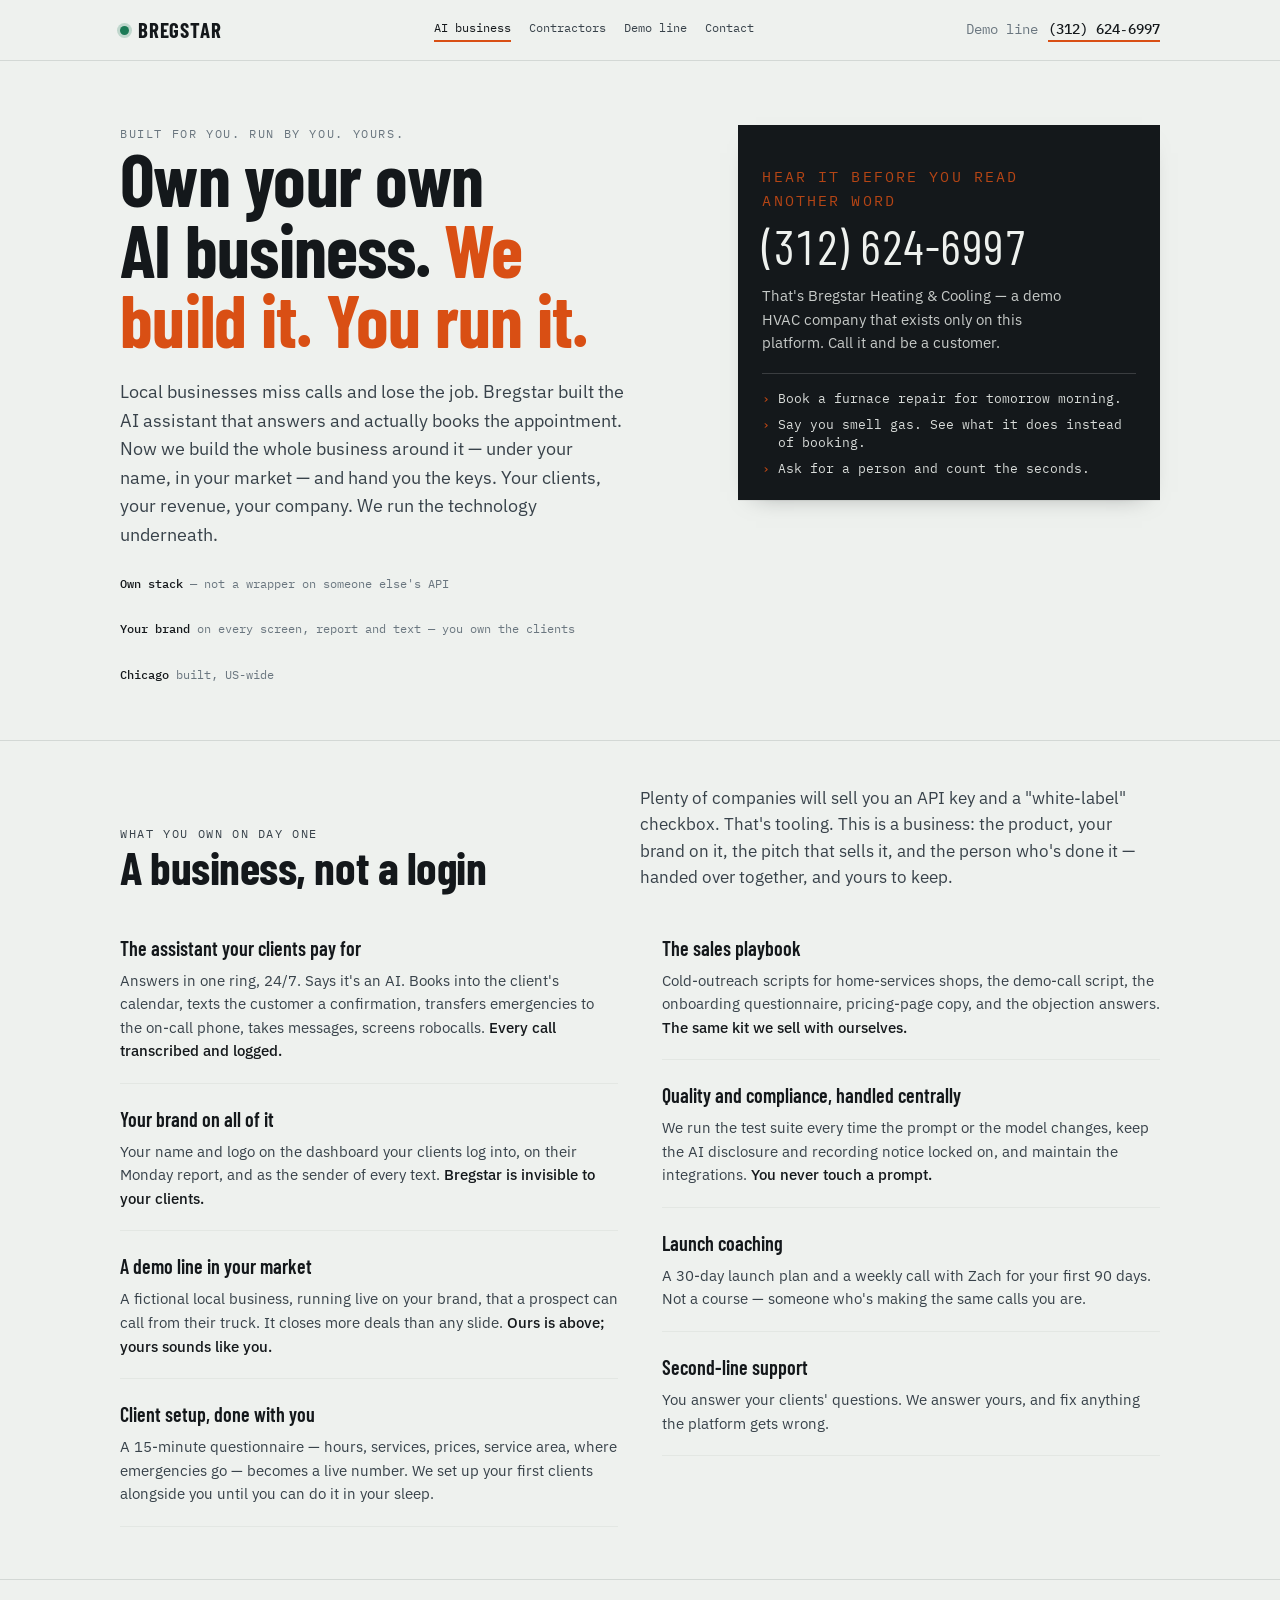
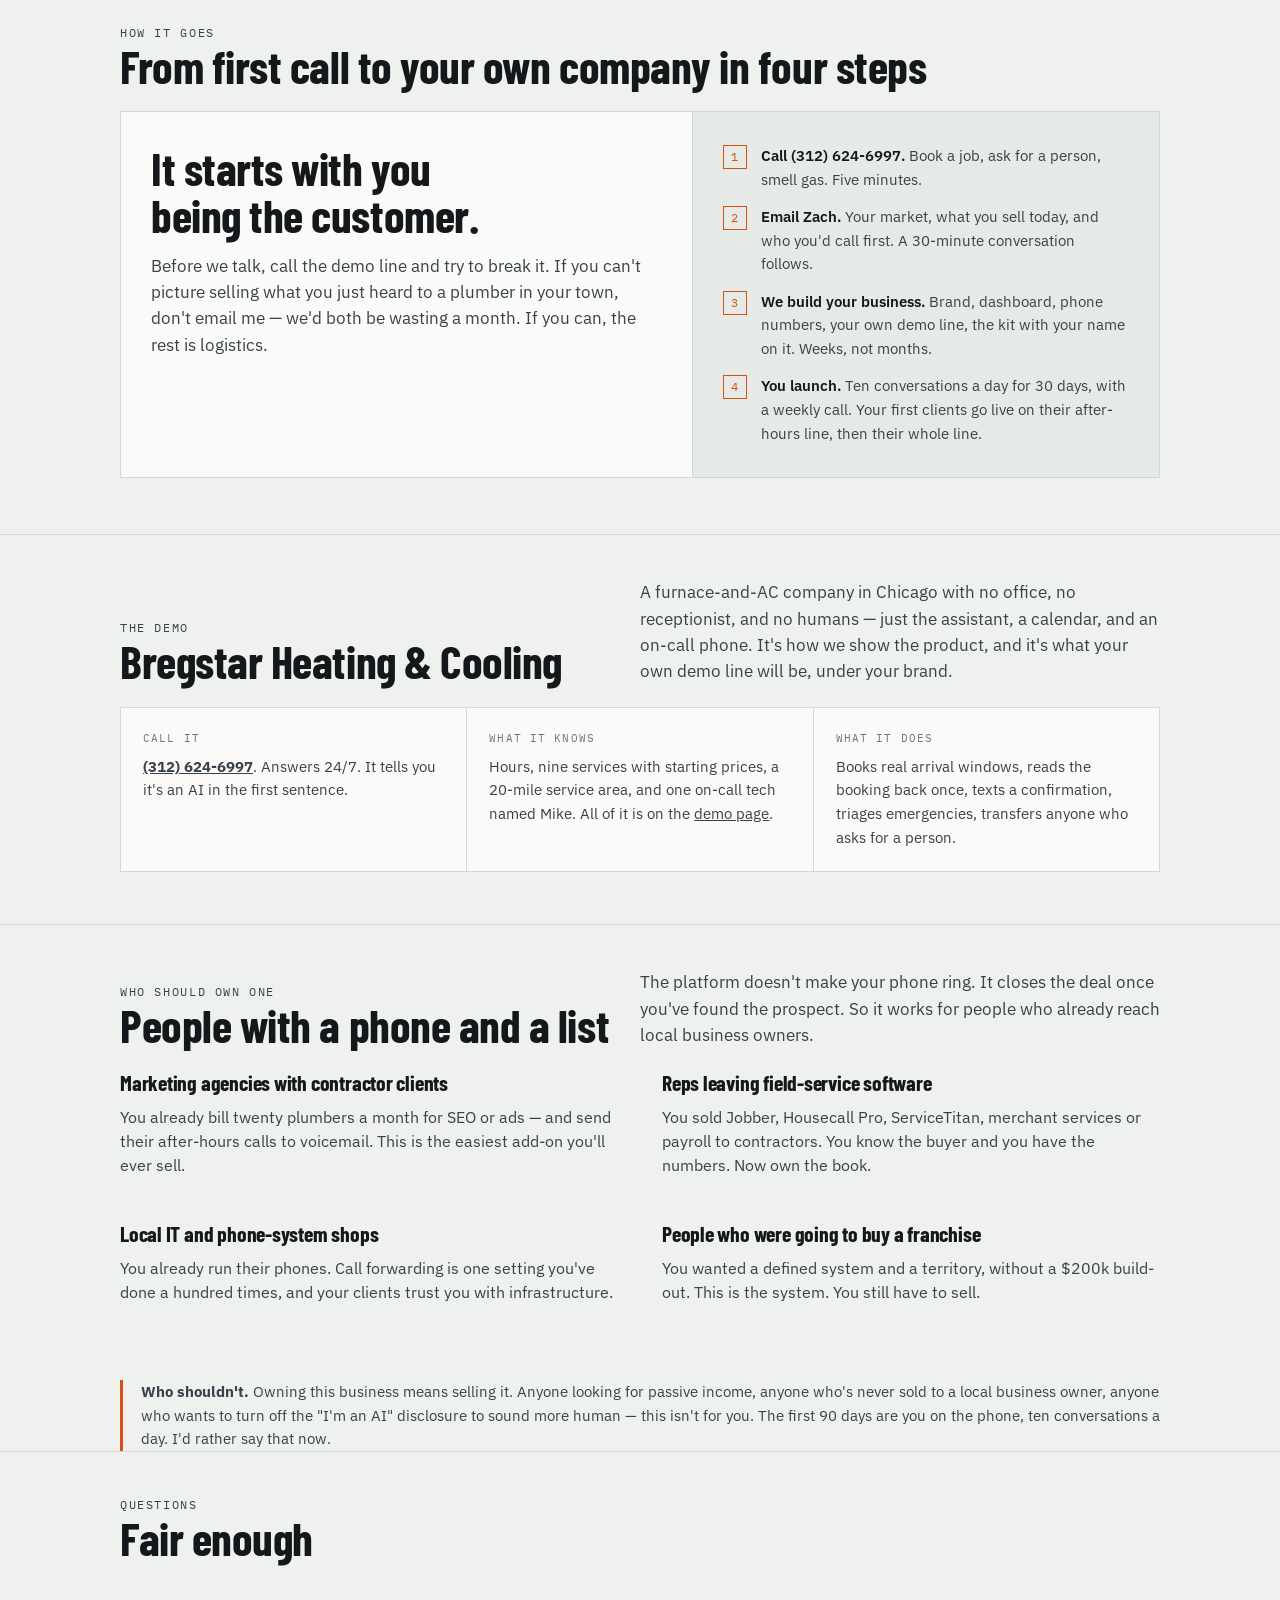
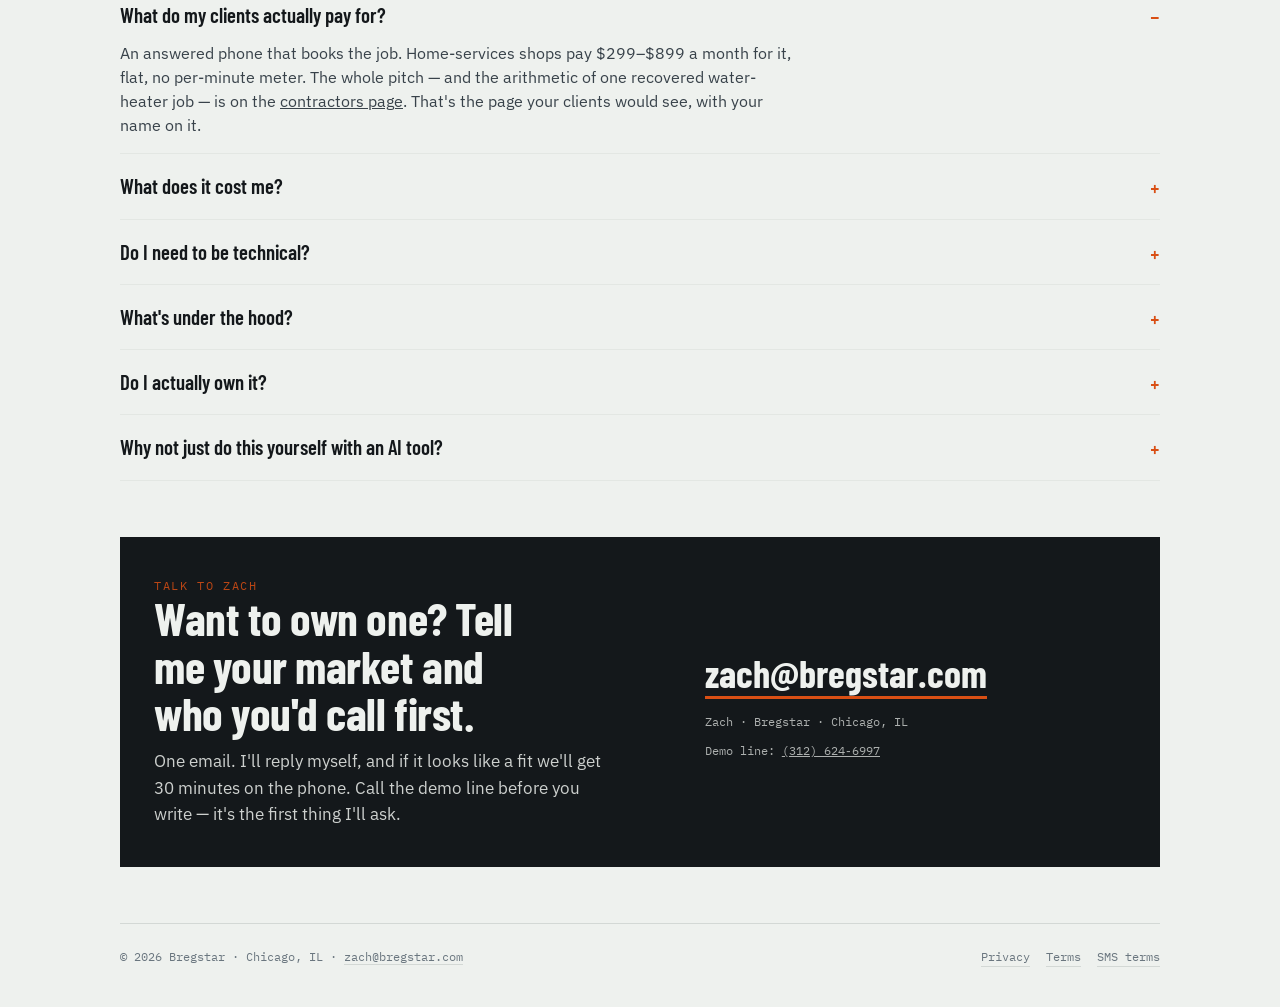
<file: index.html>
<!doctype html>
<html lang="en">
<head>
<meta charset="utf-8">
<meta name="viewport" content="width=device-width, initial-scale=1, viewport-fit=cover">
<meta name="theme-color" content="#eef1ee" media="(prefers-color-scheme: light)">
<meta name="theme-color" content="#111614" media="(prefers-color-scheme: dark)">
<link rel="icon" type="image/png" sizes="32x32" href="/assets/favicon-32.png">
<link rel="apple-touch-icon" href="/assets/apple-touch-icon.png">
<meta property="og:type" content="website">
<meta property="og:site_name" content="Bregstar">
<meta property="og:url" content="https://bregstar.com/">
<meta property="og:title" content="Bregstar — own your own AI business">
<meta property="og:description" content="We build it. You run it. An AI phone assistant that answers local businesses’ calls and books the job, under your brand. Demo line: (312) 624-6997.">
<meta property="og:image" content="https://bregstar.com/assets/og-home.png">
<meta property="og:image:width" content="1200">
<meta property="og:image:height" content="630">
<meta name="twitter:card" content="summary_large_image">
<meta name="twitter:title" content="Bregstar — own your own AI business">
<meta name="twitter:description" content="We build it. You run it. An AI phone assistant that answers local businesses’ calls and books the job, under your brand. Demo line: (312) 624-6997.">
<meta name="twitter:image" content="https://bregstar.com/assets/og-home.png">
<title>Bregstar — own your own AI business</title>
<meta name="description" content="Own your own AI business. Bregstar builds it — an AI phone assistant that answers local businesses' calls and books the job, under your brand, with a demo line and the sales playbook — and you run it. Call the demo: (312) 624-6997.">
<link rel="preconnect" href="https://fonts.googleapis.com">
<link rel="preconnect" href="https://fonts.gstatic.com" crossorigin>
<link rel="stylesheet" href="https://fonts.googleapis.com/css2?family=Barlow+Condensed:wght@500;600;700&family=IBM+Plex+Mono:wght@400;500&family=IBM+Plex+Sans:wght@400;500;600&display=swap">
<link rel="stylesheet" href="/style.css?v=372834c">
</head>
<body>

<header class="top">
  <div class="wrap top-inner">
    <a class="mark" href="/"><span class="dot" aria-hidden="true"></span>Bregstar</a>
    <nav class="top-nav" aria-label="Site">
      <a href="/" aria-current="page">AI business</a>
      <a href="/contractors.html">Contractors</a>
      <a href="/demo.html">Demo line</a>
      <a href="#contact">Contact</a>
    </nav>
    <a class="top-cta" href="tel:+13126246997"><span>Demo line</span><b>(312) 624‑6997</b></a>
  </div>
</header>

<main>
  <div class="wrap">
    <div class="hero">
      <div>
        <p class="eyebrow">Built for you. Run by you. Yours.</p>
        <h1>Own your own AI business. <span>We build it. You run it.</span></h1>
        <p class="lede">Local businesses miss calls and lose the job. Bregstar built the AI assistant that answers
          and actually books the appointment. Now we build the whole business around it — under your
          name, in your market — and hand you the keys. Your clients, your revenue, your company.
          We run the technology underneath.</p>
        <div class="hero-meta">
          <span><b>Own stack</b> — not a wrapper on someone else's API</span>
          <span><b>Your brand</b> on every screen, report and text — you own the clients</span>
          <span><b>Chicago</b> built, US-wide</span>
        </div>
      </div>

      <div class="call-card">
        <p class="eyebrow">Hear it before you read another word</p>
        <a class="call-number" href="tel:+13126246997">(312) 624‑6997</a>
        <p>That's Bregstar Heating &amp; Cooling — a demo HVAC company that exists only on this platform.
          Call it and be a customer.</p>
        <ul class="try-list">
          <li>Book a furnace repair for tomorrow morning.</li>
          <li>Say you smell gas. See what it does instead of booking.</li>
          <li>Ask for a person and count the seconds.</li>
        </ul>
      </div>
    </div>
  </div>

  <section id="what">
    <div class="wrap">
      <div class="sec-head">
        <div>
          <p class="eyebrow">What you own on day one</p>
          <h2>A business, not a login</h2>
        </div>
        <p>Plenty of companies will sell you an API key and a "white-label" checkbox. That's tooling.
          This is a business: the product, your brand on it, the pitch that sells it, and the person
          who's done it — handed over together, and yours to keep.</p>
      </div>
      <div class="does">
        <dl>
          <div>
            <dt>The assistant your clients pay for</dt>
            <dd>Answers in one ring, 24/7. Says it's an AI. Books into the client's calendar, texts the
              customer a confirmation, transfers emergencies to the on-call phone, takes messages,
              screens robocalls. <b>Every call transcribed and logged.</b></dd>
          </div>
          <div>
            <dt>Your brand on all of it</dt>
            <dd>Your name and logo on the dashboard your clients log into, on their Monday report, and
              as the sender of every text. <b>Bregstar is invisible to your clients.</b></dd>
          </div>
          <div>
            <dt>A demo line in your market</dt>
            <dd>A fictional local business, running live on your brand, that a prospect can call from
              their truck. It closes more deals than any slide. <b>Ours is above; yours sounds like you.</b></dd>
          </div>
          <div>
            <dt>Client setup, done with you</dt>
            <dd>A 15-minute questionnaire — hours, services, prices, service area, where emergencies go —
              becomes a live number. We set up your first clients alongside you until you can do it
              in your sleep.</dd>
          </div>
        </dl>
        <dl>
          <div>
            <dt>The sales playbook</dt>
            <dd>Cold-outreach scripts for home-services shops, the demo-call script, the onboarding
              questionnaire, pricing-page copy, and the objection answers. <b>The same kit we sell
              with ourselves.</b></dd>
          </div>
          <div>
            <dt>Quality and compliance, handled centrally</dt>
            <dd>We run the test suite every time the prompt or the model changes, keep the AI
              disclosure and recording notice locked on, and maintain the integrations. <b>You never
              touch a prompt.</b></dd>
          </div>
          <div>
            <dt>Launch coaching</dt>
            <dd>A 30-day launch plan and a weekly call with Zach for your first 90 days. Not a course
              — someone who's making the same calls you are.</dd>
          </div>
          <div>
            <dt>Second-line support</dt>
            <dd>You answer your clients' questions. We answer yours, and fix anything the platform
              gets wrong.</dd>
          </div>
        </dl>
      </div>
    </div>
  </section>

  <section id="how">
    <div class="wrap">
      <div class="sec-head">
        <div>
          <p class="eyebrow">How it goes</p>
          <h2>From first call to your own company in four steps</h2>
        </div>
      </div>
      <div class="trial">
        <div>
          <h2>It starts with you being the customer.</h2>
          <p>Before we talk, call the demo line and try to break it. If you can't picture selling what
            you just heard to a plumber in your town, don't email me — we'd both be wasting a month.
            If you can, the rest is logistics.</p>
        </div>
        <div>
          <ol class="steps">
            <li><b>Call (312) 624‑6997.</b> Book a job, ask for a person, smell gas. Five minutes.</li>
            <li><b>Email Zach.</b> Your market, what you sell today, and who you'd call first. A 30-minute
              conversation follows.</li>
            <li><b>We build your business.</b> Brand, dashboard, phone numbers, your own demo line, the
              kit with your name on it. Weeks, not months.</li>
            <li><b>You launch.</b> Ten conversations a day for 30 days, with a weekly call. Your first
              clients go live on their after-hours line, then their whole line.</li>
          </ol>
        </div>
      </div>
    </div>
  </section>

  <section id="demo">
    <div class="wrap">
      <div class="sec-head">
        <div>
          <p class="eyebrow">The demo</p>
          <h2>Bregstar Heating &amp; Cooling</h2>
        </div>
        <p>A furnace-and-AC company in Chicago with no office, no receptionist, and no humans — just the
          assistant, a calendar, and an on-call phone. It's how we show the product, and it's what
          your own demo line will be, under your brand.</p>
      </div>
      <div class="facts">
        <div>
          <span class="k">Call it</span>
          <p><a href="tel:+13126246997"><strong>(312) 624‑6997</strong></a>. Answers 24/7. It tells you
            it's an AI in the first sentence.</p>
        </div>
        <div>
          <span class="k">What it knows</span>
          <p>Hours, nine services with starting prices, a 20-mile service area, and one on-call tech
            named Mike. All of it is on the <a href="/demo.html">demo page</a>.</p>
        </div>
        <div>
          <span class="k">What it does</span>
          <p>Books real arrival windows, reads the booking back once, texts a confirmation, triages
            emergencies, transfers anyone who asks for a person.</p>
        </div>
      </div>
    </div>
  </section>

  <section id="who">
    <div class="wrap">
      <div class="sec-head">
        <div>
          <p class="eyebrow">Who should own one</p>
          <h2>People with a phone and a list</h2>
        </div>
        <p>The platform doesn't make your phone ring. It closes the deal once you've found the
          prospect. So it works for people who already reach local business owners.</p>
      </div>
      <div class="two">
        <div>
          <h3>Marketing agencies with contractor clients</h3>
          <p>You already bill twenty plumbers a month for SEO or ads — and send their after-hours calls
            to voicemail. This is the easiest add-on you'll ever sell.</p>
        </div>
        <div>
          <h3>Reps leaving field-service software</h3>
          <p>You sold Jobber, Housecall Pro, ServiceTitan, merchant services or payroll to contractors.
            You know the buyer and you have the numbers. Now own the book.</p>
        </div>
        <div>
          <h3>Local IT and phone-system shops</h3>
          <p>You already run their phones. Call forwarding is one setting you've done a hundred times,
            and your clients trust you with infrastructure.</p>
        </div>
        <div>
          <h3>People who were going to buy a franchise</h3>
          <p>You wanted a defined system and a territory, without a $200k build-out. This is the system.
            You still have to sell.</p>
        </div>
      </div>
      <div class="not-for">
        <p><strong>Who shouldn't.</strong> Owning this business means selling it. Anyone looking for
          passive income, anyone who's never sold to a local business owner, anyone who wants to turn
          off the "I'm an AI" disclosure to sound more human — this isn't for you. The first 90 days
          are you on the phone, ten conversations a day. I'd rather say that now.</p>
      </div>
    </div>
  </section>

  <section id="faq">
    <div class="wrap">
      <div class="sec-head">
        <div>
          <p class="eyebrow">Questions</p>
          <h2>Fair enough</h2>
        </div>
      </div>
      <div class="faq">
        <details open>
          <summary>What do my clients actually pay for?</summary>
          <p>An answered phone that books the job. Home-services shops pay $299–$899 a month for it,
            flat, no per-minute meter. The whole pitch — and the arithmetic of one recovered water-heater
            job — is on the <a href="/contractors.html">contractors page</a>. That's the page your
            clients would see, with your name on it.</p>
        </details>
        <details>
          <summary>What does it cost me?</summary>
          <p>A platform fee per client you have live, plus a setup for building your agency. The
            numbers depend on your market and how you want to structure it, and I go through them
            one-to-one rather than on a web page. You set your own retail pricing; the majority of
            every dollar your clients pay stays with you.</p>
        </details>
        <details>
          <summary>Do I need to be technical?</summary>
          <p>No. You never touch a prompt, a model, or a server. You need to be able to explain call
            forwarding to a plumber and fill in a questionnaire about their business. We handle
            everything below that line.</p>
        </details>
        <details>
          <summary>What's under the hood?</summary>
          <p>Our own pipeline — telephony, speech recognition, a frontier language model, and a natural
            voice — running on our servers, not a reseller wrapper. That's why the margins work and why
            we control what the assistant says. Every prompt change runs through an automated suite of
            test conversations before it ships.</p>
        </details>
        <details>
          <summary>Do I actually own it?</summary>
          <p>Yes. It's your company, your brand, your clients and your prices. What you get from
            Bregstar is the software platform, the build-out, and ongoing support — a platform
            agreement, not a franchise. We go through it together before anything is signed.</p>
        </details>
        <details>
          <summary>Why not just do this yourself with an AI tool?</summary>
          <p>You can rent a voice-agent API by the minute today. What you can't rent is a year of
            tuning what it says to a customer whose basement is flooding, a compliance posture that
            survives a lawyer looking at it, and a sales kit that's been used on real contractors.
            That's what you're buying.</p>
        </details>
      </div>
    </div>
  </section>

  <section class="wrap" id="contact" style="border-top:0">
    <div class="contact">
      <div>
        <p class="eyebrow" style="color:var(--hazard)">Talk to Zach</p>
        <h2>Want to own one? Tell me your market and who you'd call first.</h2>
        <p>One email. I'll reply myself, and if it looks like a fit we'll get 30 minutes on the phone.
          Call the demo line before you write — it's the first thing I'll ask.</p>
      </div>
      <div>
        <a class="email" href="mailto:zach@bregstar.com?subject=Own%20an%20AI%20business"><b>zach@bregstar.com</b></a>
        <small>Zach · Bregstar · Chicago, IL</small>
        <small>Demo line: <a href="tel:+13126246997" style="color:inherit">(312) 624‑6997</a></small>
      </div>
    </div>
  </section>
</main>

<div class="wrap">
  <footer>
    <span>© 2026 Bregstar · Chicago, IL · <a href="mailto:zach@bregstar.com">zach@bregstar.com</a></span>
    <nav><a href="/privacy.html">Privacy</a><a href="/terms.html">Terms</a><a href="/terms.html#sms">SMS terms</a></nav>
  </footer>
</div>
<a class="callbar" href="tel:+13126246997"><span>Hear the demo</span><b>(312) 624‑6997</b></a>
<script>
  // Re-anchor after web fonts load: the display font is much narrower than its fallback, so the page
  // reflows shorter after the initial #hash jump and the target ends up off-screen (cold cache, phones).
  (function () {
    function go() { var el = location.hash && document.getElementById(location.hash.slice(1)); if (el) el.scrollIntoView(); }
    if (document.fonts && document.fonts.ready) document.fonts.ready.then(function () { requestAnimationFrame(go); });
    window.addEventListener('pageshow', function (e) { if (e.persisted) go(); });
  })();
</script>
</body>
</html>
</file>
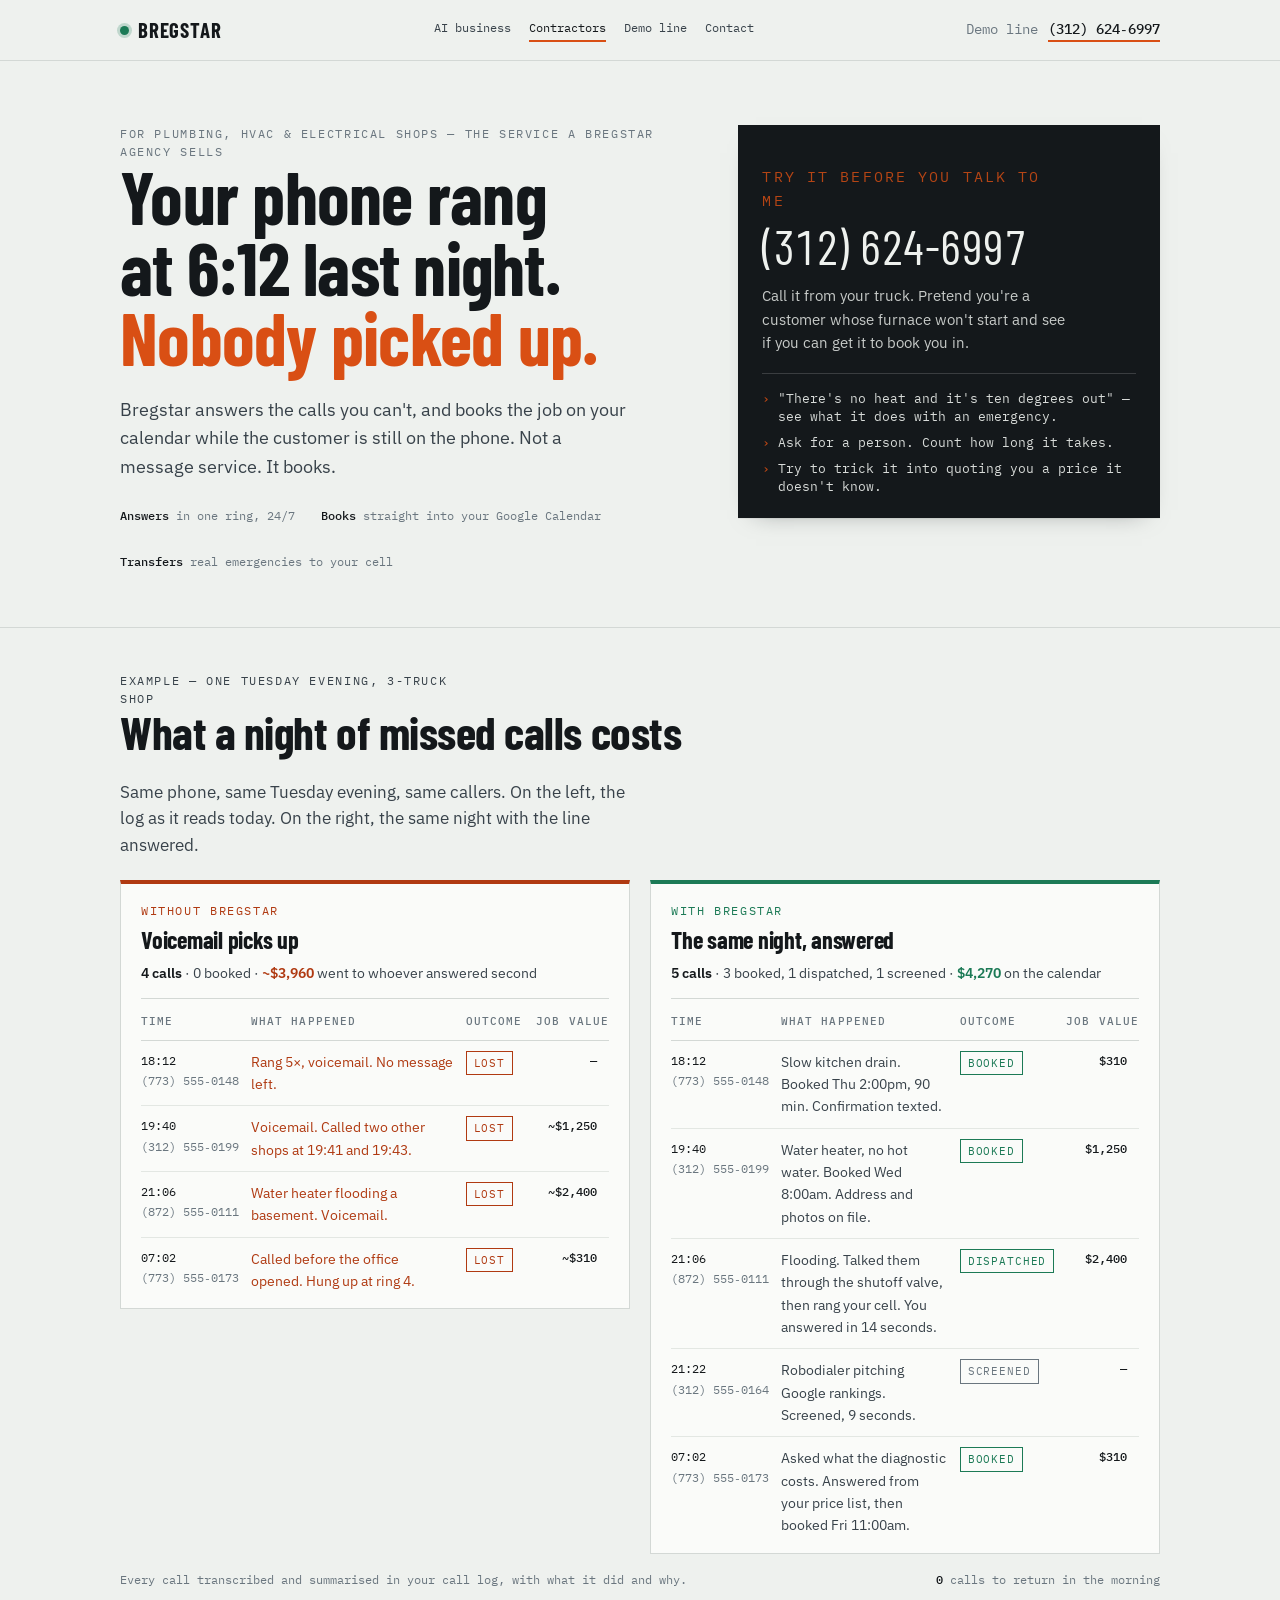
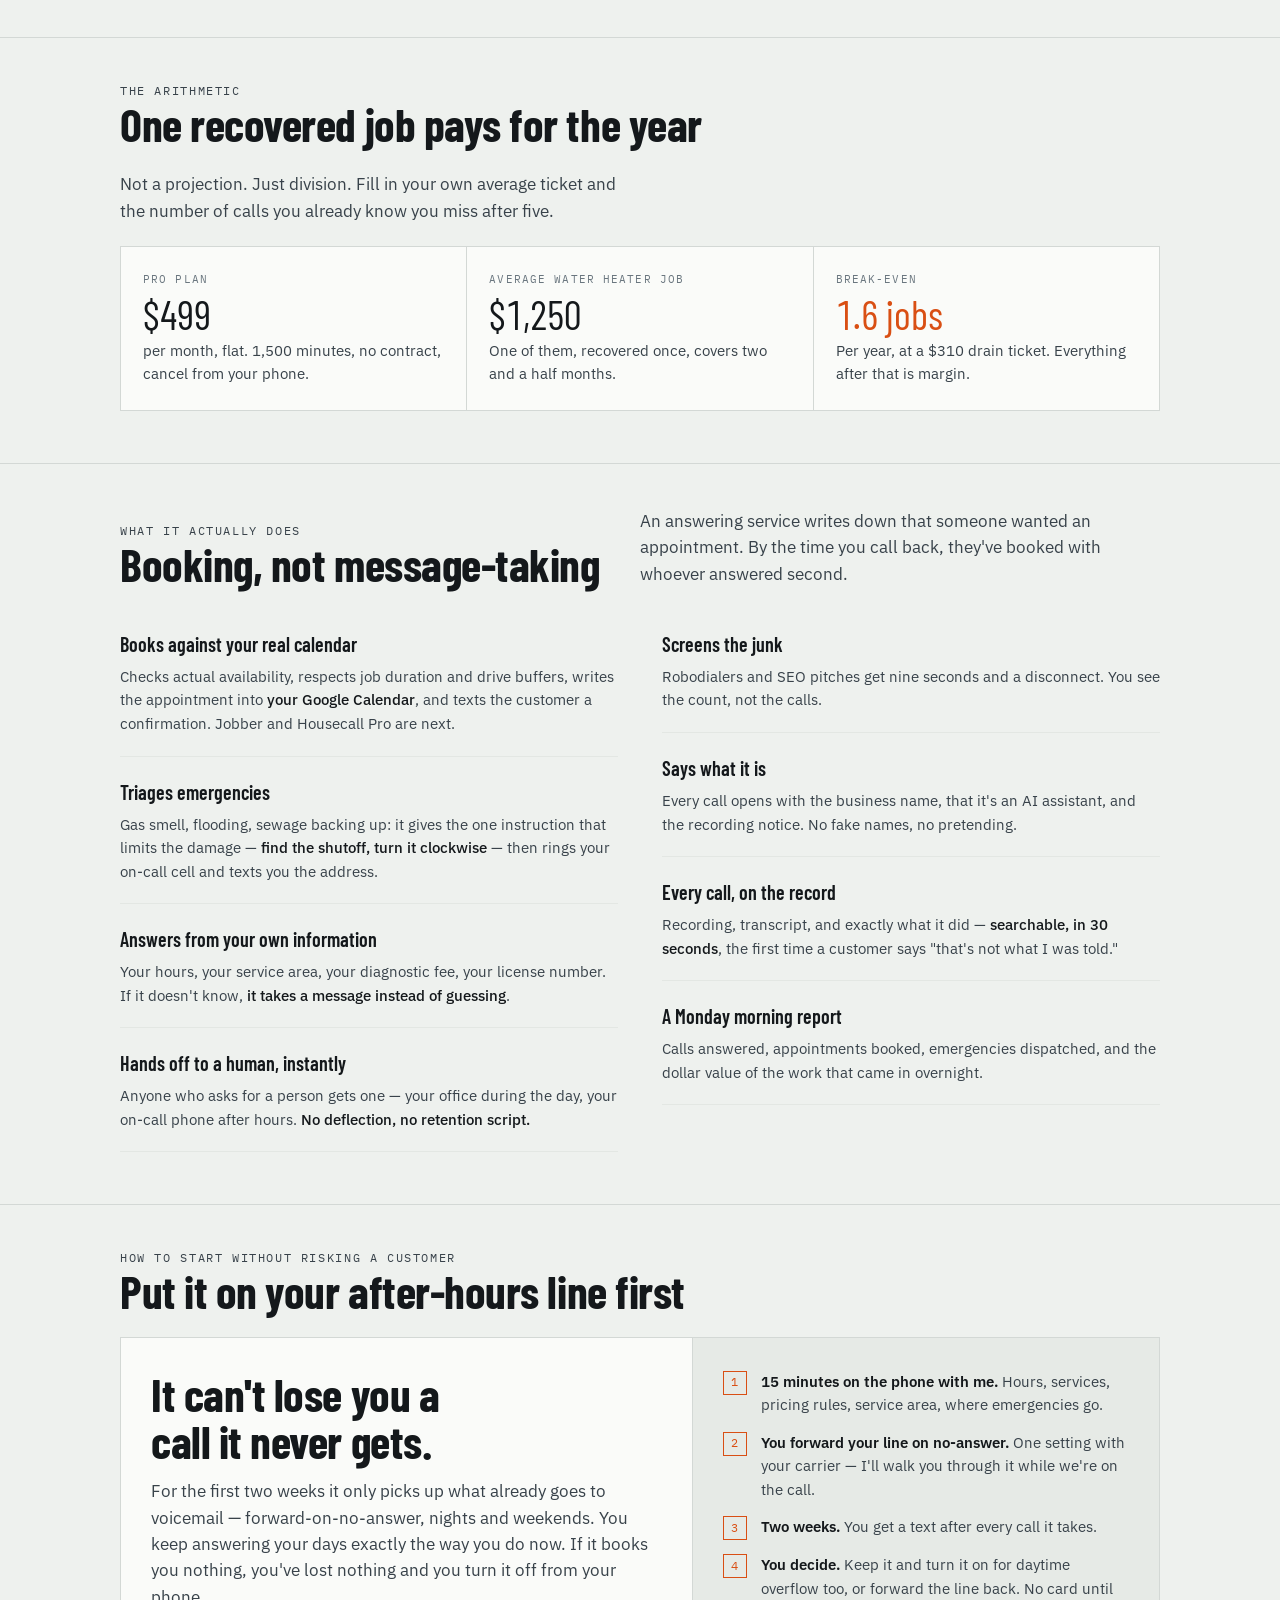
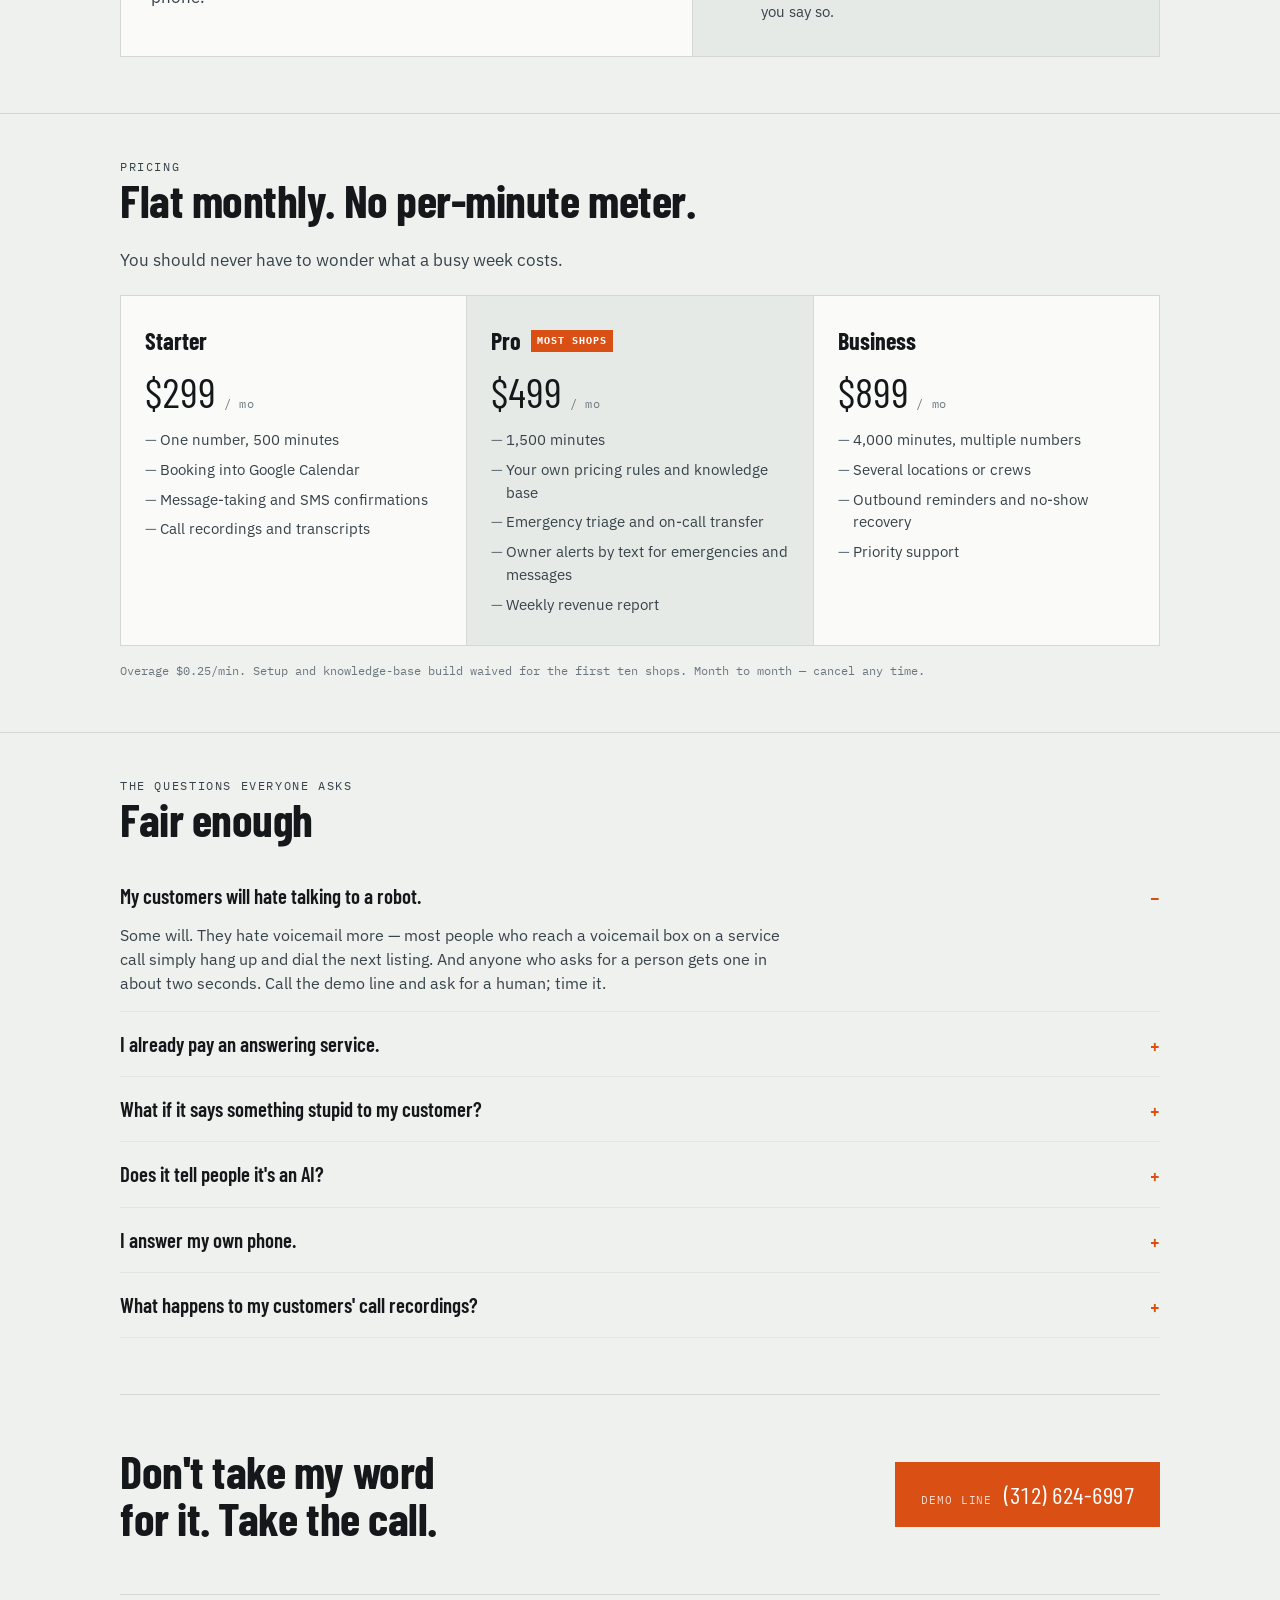
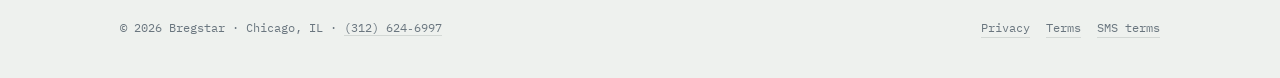
<file: contractors.html>
<!doctype html>
<html lang="en">
<head>
<meta charset="utf-8">
<meta name="viewport" content="width=device-width, initial-scale=1, viewport-fit=cover">
<meta name="theme-color" content="#eef1ee" media="(prefers-color-scheme: light)">
<meta name="theme-color" content="#111614" media="(prefers-color-scheme: dark)">
<link rel="icon" type="image/png" sizes="32x32" href="/assets/favicon-32.png">
<link rel="apple-touch-icon" href="/assets/apple-touch-icon.png">
<meta property="og:type" content="website">
<meta property="og:site_name" content="Bregstar">
<meta property="og:url" content="https://bregstar.com/contractors.html">
<meta property="og:title" content="Your phone rang at 6:12 last night. Nobody picked up.">
<meta property="og:description" content="24/7 answering that books the job on your calendar while the customer is still on the line. Try the demo line: (312) 624-6997.">
<meta property="og:image" content="https://bregstar.com/assets/og-contractors.png">
<meta property="og:image:width" content="1200">
<meta property="og:image:height" content="630">
<meta name="twitter:card" content="summary_large_image">
<meta name="twitter:title" content="Your phone rang at 6:12 last night. Nobody picked up.">
<meta name="twitter:description" content="24/7 answering that books the job on your calendar while the customer is still on the line. Try the demo line: (312) 624-6997.">
<meta name="twitter:image" content="https://bregstar.com/assets/og-contractors.png">
<title>For contractors — Bregstar</title>
<meta name="description" content="Bregstar answers the calls your shop can’t and books the job on your calendar while the customer is still on the phone. Call the demo line: (312) 624-6997.">
<link rel="preconnect" href="https://fonts.googleapis.com">
<link rel="preconnect" href="https://fonts.gstatic.com" crossorigin>
<link rel="stylesheet" href="https://fonts.googleapis.com/css2?family=Barlow+Condensed:wght@500;600;700&family=IBM+Plex+Mono:wght@400;500&family=IBM+Plex+Sans:wght@400;500;600&display=swap">
<link rel="stylesheet" href="/style.css?v=372834c">
</head>
<body>

<header class="top">
  <div class="wrap top-inner">
    <a class="mark" href="/"><span class="dot" aria-hidden="true"></span>Bregstar</a>
    <nav class="top-nav" aria-label="Site">
      <a href="/">AI business</a>
      <a href="/contractors.html" aria-current="page">Contractors</a>
      <a href="/demo.html">Demo line</a>
      <a href="/#contact">Contact</a>
    </nav>
    <a class="top-cta" href="tel:+13126246997"><span>Demo line</span><b>(312) 624‑6997</b></a>
  </div>
</header>

<main>
  <div class="wrap">
    <div class="hero">
      <div>
        <p class="eyebrow">For plumbing, HVAC &amp; electrical shops — the service a Bregstar agency sells</p>
        <h1>Your phone rang at 6:12 last night. <span>Nobody picked up.</span></h1>
        <p class="lede">Bregstar answers the calls you can't, and books the job on your calendar
          while the customer is still on the phone. Not a message service. It books.</p>
        <div class="hero-meta">
          <span><b>Answers</b> in one ring, 24/7</span>
          <span><b>Books</b> straight into your Google Calendar</span>
          <span><b>Transfers</b> real emergencies to your cell</span>
        </div>
      </div>

      <div class="call-card">
        <p class="eyebrow">Try it before you talk to me</p>
        <a class="call-number" href="tel:+13126246997">(312) 624‑6997</a>
        <p>Call it from your truck. Pretend you're a customer whose furnace won't start and see if you
          can get it to book you in.</p>
        <ul class="try-list">
          <li>"There's no heat and it's ten degrees out" — see what it does with an emergency.</li>
          <li>Ask for a person. Count how long it takes.</li>
          <li>Try to trick it into quoting you a price it doesn't know.</li>
        </ul>
      </div>
    </div>
  </div>

  <section>
    <div class="wrap">
      <div class="sec-head">
        <div>
          <p class="eyebrow">Example — one Tuesday evening, 3-truck shop</p>
          <h2>What a night of missed calls costs</h2>
        </div>
        <p>Same phone, same Tuesday evening, same callers. On the left, the log as it reads today.
          On the right, the same night with the line answered.</p>
      </div>

      <div class="compare">
        <div class="panel without">
          <div class="panel-head">
            <p class="eyebrow">Without Bregstar</p>
            <h3>Voicemail picks up</h3>
            <p class="sum"><b>4 calls</b> · 0 booked · <b class="neg">~$3,960</b> went to whoever answered second</p>
          </div>
          <table class="log">
          <thead>
            <tr>
              <th scope="col">Time</th>
              <th scope="col">What happened</th>
              <th scope="col">Outcome</th>
              <th scope="col">Job value</th>
            </tr>
          </thead>
          <tbody>
            <tr class="miss">
              <td data-label="Time" data-caller="(773) 555‑0148">18:12</td>
              <td data-label="What happened" class="what">Rang 5×, voicemail. No message left.</td>
              <td data-label="Outcome"><span class="tag lost">Lost</span></td>
              <td data-label="Job value" class="val">—</td>
            </tr>
            <tr class="miss">
              <td data-label="Time" data-caller="(312) 555‑0199">19:40</td>
              <td data-label="What happened" class="what">Voicemail. Called two other shops at 19:41 and 19:43.</td>
              <td data-label="Outcome"><span class="tag lost">Lost</span></td>
              <td data-label="Job value" class="val">~$1,250</td>
            </tr>
            <tr class="miss">
              <td data-label="Time" data-caller="(872) 555‑0111">21:06</td>
              <td data-label="What happened" class="what">Water heater flooding a basement. Voicemail.</td>
              <td data-label="Outcome"><span class="tag lost">Lost</span></td>
              <td data-label="Job value" class="val">~$2,400</td>
            </tr>
            <tr class="miss">
              <td data-label="Time" data-caller="(773) 555‑0173">07:02</td>
              <td data-label="What happened" class="what">Called before the office opened. Hung up at ring 4.</td>
              <td data-label="Outcome"><span class="tag lost">Lost</span></td>
              <td data-label="Job value" class="val">~$310</td>
            </tr>
          </tbody>
          </table>
        </div>
        <div class="panel with">
          <div class="panel-head">
            <p class="eyebrow">With Bregstar</p>
            <h3>The same night, answered</h3>
            <p class="sum"><b>5 calls</b> · 3 booked, 1 dispatched, 1 screened · <b class="pos">$4,270</b> on the calendar</p>
          </div>
          <table class="log">
          <thead>
            <tr>
              <th scope="col">Time</th>
              <th scope="col">What happened</th>
              <th scope="col">Outcome</th>
              <th scope="col">Job value</th>
            </tr>
          </thead>
          <tbody>
            <tr>
              <td data-label="Time" data-caller="(773) 555‑0148">18:12</td>
              <td data-label="What happened" class="what">Slow kitchen drain. Booked Thu 2:00pm, 90 min. Confirmation texted.</td>
              <td data-label="Outcome"><span class="tag booked">Booked</span></td>
              <td data-label="Job value" class="val">$310</td>
            </tr>
            <tr>
              <td data-label="Time" data-caller="(312) 555‑0199">19:40</td>
              <td data-label="What happened" class="what">Water heater, no hot water. Booked Wed 8:00am. Address and photos on file.</td>
              <td data-label="Outcome"><span class="tag booked">Booked</span></td>
              <td data-label="Job value" class="val">$1,250</td>
            </tr>
            <tr>
              <td data-label="Time" data-caller="(872) 555‑0111">21:06</td>
              <td data-label="What happened" class="what">Flooding. Talked them through the shutoff valve, then rang your cell. You answered in 14 seconds.</td>
              <td data-label="Outcome"><span class="tag booked">Dispatched</span></td>
              <td data-label="Job value" class="val">$2,400</td>
            </tr>
            <tr>
              <td data-label="Time" data-caller="(312) 555‑0164">21:22</td>
              <td data-label="What happened" class="what">Robodialer pitching Google rankings. Screened, 9 seconds.</td>
              <td data-label="Outcome"><span class="tag sent">Screened</span></td>
              <td data-label="Job value" class="val">—</td>
            </tr>
            <tr>
              <td data-label="Time" data-caller="(773) 555‑0173">07:02</td>
              <td data-label="What happened" class="what">Asked what the diagnostic costs. Answered from your price list, then booked Fri 11:00am.</td>
              <td data-label="Outcome"><span class="tag booked">Booked</span></td>
              <td data-label="Job value" class="val">$310</td>
            </tr>
          </tbody>
          </table>
        </div>
      </div>
      <div class="log-foot">
        <span>Every call transcribed and summarised in your call log, with what it did and why.</span>
        <span><b>0</b> calls to return in the morning</span>
      </div>
    </div>
  </section>

  <section>
    <div class="wrap">
      <div class="sec-head">
        <div>
          <p class="eyebrow">The arithmetic</p>
          <h2>One recovered job pays for the year</h2>
        </div>
        <p>Not a projection. Just division. Fill in your own average ticket and the number of calls
          you already know you miss after five.</p>
      </div>
      <div class="math">
        <div>
          <span class="k">Pro plan</span>
          <span class="n">$499</span>
          <span class="d">per month, flat. 1,500 minutes, no contract, cancel from your phone.</span>
        </div>
        <div>
          <span class="k">Average water heater job</span>
          <span class="n">$1,250</span>
          <span class="d">One of them, recovered once, covers two and a half months.</span>
        </div>
        <div>
          <span class="k">Break-even</span>
          <span class="n hz">1.6 jobs</span>
          <span class="d">Per year, at a $310 drain ticket. Everything after that is margin.</span>
        </div>
      </div>
    </div>
  </section>

  <section>
    <div class="wrap">
      <div class="sec-head">
        <div>
          <p class="eyebrow">What it actually does</p>
          <h2>Booking, not message-taking</h2>
        </div>
        <p>An answering service writes down that someone wanted an appointment. By the time you call
          back, they've booked with whoever answered second.</p>
      </div>
      <div class="does">
        <dl>
          <div>
            <dt>Books against your real calendar</dt>
            <dd>Checks actual availability, respects job duration and drive buffers, writes the
              appointment into <b>your Google Calendar</b>, and texts the customer a confirmation.
              Jobber and Housecall Pro are next.</dd>
          </div>
          <div>
            <dt>Triages emergencies</dt>
            <dd>Gas smell, flooding, sewage backing up: it gives the one instruction that limits the
              damage — <b>find the shutoff, turn it clockwise</b> — then rings your on-call cell and
              texts you the address.</dd>
          </div>
          <div>
            <dt>Answers from your own information</dt>
            <dd>Your hours, your service area, your diagnostic fee, your license number. If it doesn't
              know, <b>it takes a message instead of guessing</b>.</dd>
          </div>
          <div>
            <dt>Hands off to a human, instantly</dt>
            <dd>Anyone who asks for a person gets one — your office during the day, your on-call phone
              after hours. <b>No deflection, no retention script.</b></dd>
          </div>
        </dl>
        <dl>
          <div>
            <dt>Screens the junk</dt>
            <dd>Robodialers and SEO pitches get nine seconds and a disconnect. You see the count, not
              the calls.</dd>
          </div>
          <div>
            <dt>Says what it is</dt>
            <dd>Every call opens with the business name, that it's an AI assistant, and the recording notice. No fake names, no pretending.</dd>
          </div>
          <div>
            <dt>Every call, on the record</dt>
            <dd>Recording, transcript, and exactly what it did — <b>searchable, in 30 seconds</b>, the
              first time a customer says "that's not what I was told."</dd>
          </div>
          <div>
            <dt>A Monday morning report</dt>
            <dd>Calls answered, appointments booked, emergencies dispatched, and the dollar value of
              the work that came in overnight.</dd>
          </div>
        </dl>
      </div>
    </div>
  </section>

  <section>
    <div class="wrap">
      <div class="sec-head">
        <div>
          <p class="eyebrow">How to start without risking a customer</p>
          <h2>Put it on your after-hours line first</h2>
        </div>
      </div>
      <div class="trial">
        <div>
          <h2>It can't lose you a call it never gets.</h2>
          <p>For the first two weeks it only picks up what already goes to voicemail — forward-on-no-answer,
            nights and weekends. You keep answering your days exactly the way you do now. If it books
            you nothing, you've lost nothing and you turn it off from your phone.</p>
        </div>
        <div>
          <ol class="steps">
            <li><b>15 minutes on the phone with me.</b> Hours, services, pricing rules, service area,
              where emergencies go.</li>
            <li><b>You forward your line on no-answer.</b> One setting with your carrier — I'll walk
              you through it while we're on the call.</li>
            <li><b>Two weeks.</b> You get a text after every call it takes.</li>
            <li><b>You decide.</b> Keep it and turn it on for daytime overflow too, or forward the
              line back. No card until you say so.</li>
          </ol>
        </div>
      </div>
    </div>
  </section>

  <section>
    <div class="wrap">
      <div class="sec-head">
        <div>
          <p class="eyebrow">Pricing</p>
          <h2>Flat monthly. No per-minute meter.</h2>
        </div>
        <p>You should never have to wonder what a busy week costs.</p>
      </div>
      <div class="plans">
        <div class="plan">
          <div class="name">Starter</div>
          <div class="price">$299<small> / mo</small></div>
          <ul>
            <li>One number, 500 minutes</li>
            <li>Booking into Google Calendar</li>
            <li>Message-taking and SMS confirmations</li>
            <li>Call recordings and transcripts</li>
          </ul>
        </div>
        <div class="plan feature">
          <div class="name">Pro <em>Most shops</em></div>
          <div class="price">$499<small> / mo</small></div>
          <ul>
            <li>1,500 minutes</li>
            <li>Your own pricing rules and knowledge base</li>
            <li>Emergency triage and on-call transfer</li>
            <li>Owner alerts by text for emergencies and messages</li>
            <li>Weekly revenue report</li>
          </ul>
        </div>
        <div class="plan">
          <div class="name">Business</div>
          <div class="price">$899<small> / mo</small></div>
          <ul>
            <li>4,000 minutes, multiple numbers</li>
            <li>Several locations or crews</li>
            <li>Outbound reminders and no-show recovery</li>
            <li>Priority support</li>
          </ul>
        </div>
      </div>
      <p class="plan-note">Overage $0.25/min. Setup and knowledge-base build waived for the first ten
        shops. Month to month — cancel any time.</p>
    </div>
  </section>

  <section>
    <div class="wrap">
      <div class="sec-head">
        <div>
          <p class="eyebrow">The questions everyone asks</p>
          <h2>Fair enough</h2>
        </div>
      </div>
      <div class="faq">
        <details open>
          <summary>My customers will hate talking to a robot.</summary>
          <p>Some will. They hate voicemail more — most people who reach a voicemail box on a service
            call simply hang up and dial the next listing. And anyone who asks for a person gets one
            in about two seconds. Call the demo line and ask for a human; time it.</p>
        </details>
        <details>
          <summary>I already pay an answering service.</summary>
          <p>Ask them what happens when someone wants Tuesday at two. They write it down and you call
            back — often after that customer has already booked elsewhere. This books the job on the
            spot, and it's usually less than what you're paying for the message pad.</p>
        </details>
        <details>
          <summary>What if it says something stupid to my customer?</summary>
          <p>It's built not to guess. Prices, policies and availability come from your own information
            or it doesn't say them — it takes a message instead. Every call is recorded and transcribed,
            and you get a summary by text, so you'll know before your customer does.</p>
        </details>
        <details>
          <summary>Does it tell people it's an AI?</summary>
          <p>Yes, in the first sentence, along with the recording notice. That's required in a growing
            number of states and it's the right way to run it anyway. It also never pretends to have a
            name or to be a person on your staff.</p>
        </details>
        <details>
          <summary>I answer my own phone.</summary>
          <p>You do — and you answered this one from a crawlspace. The question is the 8pm call, the
            Sunday call, and the call that comes in while you're under a sink with both hands wet.</p>
        </details>
        <details>
          <summary>What happens to my customers' call recordings?</summary>
          <p>Transcripts and recordings are kept 90 days by default, deleted on request, and never used
            to train anyone's model. You can set a shorter retention if you'd rather. Details are in
            our <a href="/privacy.html">privacy policy</a>.</p>
        </details>
      </div>
    </div>
  </section>

  <div class="wrap">
    <div class="closer">
      <h2>Don't take my word for it. Take the call.</h2>
      <a class="btn" href="tel:+13126246997"><small>Demo line</small>(312) 624‑6997</a>
    </div>
  </div>
</main>

<div class="wrap">
  <footer>
    <span>© 2026 Bregstar · Chicago, IL · <a href="tel:+13126246997">(312) 624‑6997</a></span>
    <nav><a href="/privacy.html">Privacy</a><a href="/terms.html">Terms</a><a href="/terms.html#sms">SMS terms</a></nav>
  </footer>
</div>
<a class="callbar" href="tel:+13126246997"><span>Try the demo line</span><b>(312) 624‑6997</b></a>
</body>
</html>
</file>
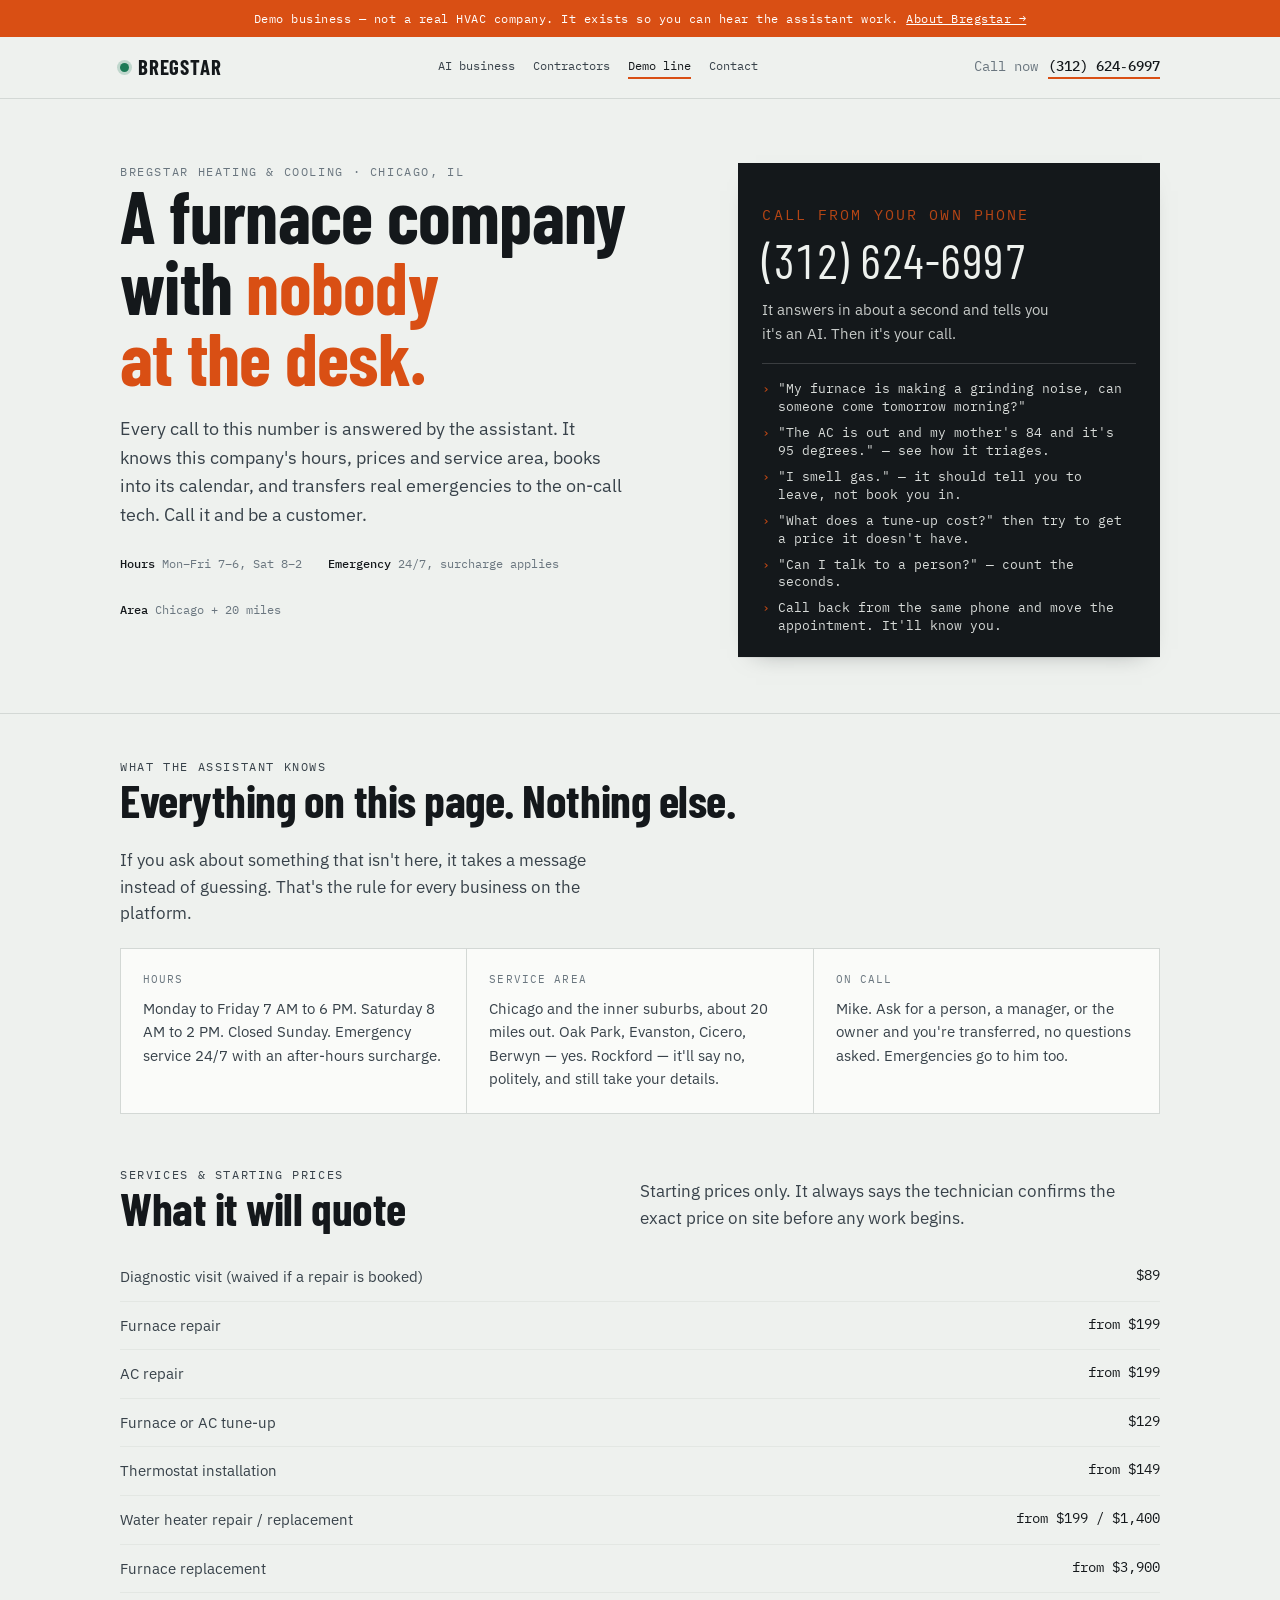
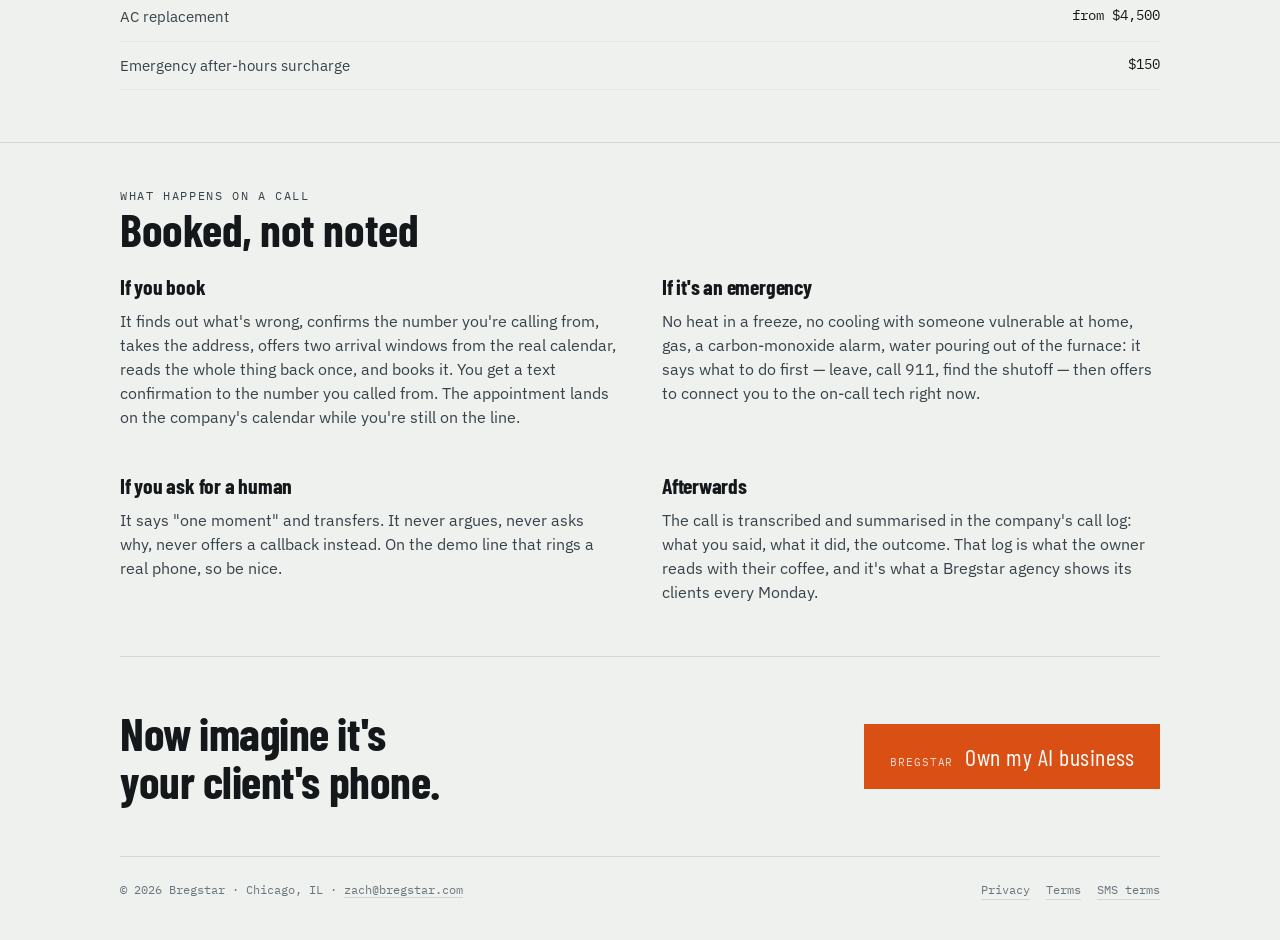
<file: demo.html>
<!doctype html>
<html lang="en">
<head>
<meta charset="utf-8">
<meta name="viewport" content="width=device-width, initial-scale=1, viewport-fit=cover">
<meta name="theme-color" content="#eef1ee" media="(prefers-color-scheme: light)">
<meta name="theme-color" content="#111614" media="(prefers-color-scheme: dark)">
<link rel="icon" type="image/png" sizes="32x32" href="/assets/favicon-32.png">
<link rel="apple-touch-icon" href="/assets/apple-touch-icon.png">
<meta property="og:type" content="website">
<meta property="og:site_name" content="Bregstar">
<meta property="og:url" content="https://bregstar.com/demo.html">
<meta property="og:title" content="Bregstar Heating & Cooling — call the demo">
<meta property="og:description" content="A demo HVAC company run entirely by the AI assistant. Call (312) 624-6997, try to book a furnace repair, ask for a person, smell gas.">
<meta property="og:image" content="https://bregstar.com/assets/og-demo.png">
<meta property="og:image:width" content="1200">
<meta property="og:image:height" content="630">
<meta name="twitter:card" content="summary_large_image">
<meta name="twitter:title" content="Bregstar Heating & Cooling — call the demo">
<meta name="twitter:description" content="A demo HVAC company run entirely by the AI assistant. Call (312) 624-6997, try to book a furnace repair, ask for a person, smell gas.">
<meta name="twitter:image" content="https://bregstar.com/assets/og-demo.png">
<title>Bregstar Heating &amp; Cooling — demo line</title>
<meta name="description" content="Bregstar Heating & Cooling is a demo HVAC business run entirely by Bregstar's AI phone assistant. Call (312) 624-6997 and try to book a job.">
<link rel="preconnect" href="https://fonts.googleapis.com">
<link rel="preconnect" href="https://fonts.gstatic.com" crossorigin>
<link rel="stylesheet" href="https://fonts.googleapis.com/css2?family=Barlow+Condensed:wght@500;600;700&family=IBM+Plex+Mono:wght@400;500&family=IBM+Plex+Sans:wght@400;500;600&display=swap">
<link rel="stylesheet" href="/style.css?v=372834c">
</head>
<body>

<div class="banner">Demo business — not a real HVAC company.<span class="hide-sm"> It exists so you can hear the assistant work.</span> <a href="/">About Bregstar →</a></div>

<header class="top">
  <div class="wrap top-inner">
    <a class="mark" href="/"><span class="dot" aria-hidden="true"></span>Bregstar</a>
    <nav class="top-nav" aria-label="Site">
      <a href="/">AI business</a>
      <a href="/contractors.html">Contractors</a>
      <a href="/demo.html" aria-current="page">Demo line</a>
      <a href="/#contact">Contact</a>
    </nav>
    <a class="top-cta" href="tel:+13126246997"><span>Call now</span><b>(312) 624‑6997</b></a>
  </div>
</header>

<main>
  <div class="wrap">
    <div class="hero">
      <div>
        <p class="eyebrow">Bregstar Heating &amp; Cooling · Chicago, IL</p>
        <h1>A furnace company with <span>nobody at the desk.</span></h1>
        <p class="lede">Every call to this number is answered by the assistant. It knows this company's hours,
          prices and service area, books into its calendar, and transfers real emergencies to the
          on-call tech. Call it and be a customer.</p>
        <div class="hero-meta">
          <span><b>Hours</b> Mon–Fri 7–6, Sat 8–2</span>
          <span><b>Emergency</b> 24/7, surcharge applies</span>
          <span><b>Area</b> Chicago + 20 miles</span>
        </div>
      </div>

      <div class="call-card">
        <p class="eyebrow">Call from your own phone</p>
        <a class="call-number" href="tel:+13126246997">(312) 624‑6997</a>
        <p>It answers in about a second and tells you it's an AI. Then it's your call.</p>
        <ul class="try-list">
          <li>"My furnace is making a grinding noise, can someone come tomorrow morning?"</li>
          <li>"The AC is out and my mother's 84 and it's 95 degrees." — see how it triages.</li>
          <li>"I smell gas." — it should tell you to leave, not book you in.</li>
          <li>"What does a tune-up cost?" then try to get a price it doesn't have.</li>
          <li>"Can I talk to a person?" — count the seconds.</li>
          <li>Call back from the same phone and move the appointment. It'll know you.</li>
        </ul>
      </div>
    </div>
  </div>

  <section>
    <div class="wrap">
      <div class="sec-head">
        <div>
          <p class="eyebrow">What the assistant knows</p>
          <h2>Everything on this page. Nothing else.</h2>
        </div>
        <p>If you ask about something that isn't here, it takes a message instead of guessing.
          That's the rule for every business on the platform.</p>
      </div>
      <div class="facts">
        <div>
          <span class="k">Hours</span>
          <p>Monday to Friday 7 AM to 6 PM. Saturday 8 AM to 2 PM. Closed Sunday. Emergency service 24/7 with an after-hours surcharge.</p>
        </div>
        <div>
          <span class="k">Service area</span>
          <p>Chicago and the inner suburbs, about 20 miles out. Oak Park, Evanston, Cicero, Berwyn — yes. Rockford — it'll say no, politely, and still take your details.</p>
        </div>
        <div>
          <span class="k">On call</span>
          <p>Mike. Ask for a person, a manager, or the owner and you're transferred, no questions asked. Emergencies go to him too.</p>
        </div>
      </div>

      <div class="sec-head" style="padding-top:0">
        <div>
          <p class="eyebrow">Services &amp; starting prices</p>
          <h2>What it will quote</h2>
        </div>
        <p>Starting prices only. It always says the technician confirms the exact price on site before any work begins.</p>
      </div>
      <table class="prices">
        <tr><td>Diagnostic visit (waived if a repair is booked)</td><td>$89</td></tr>
        <tr><td>Furnace repair</td><td>from $199</td></tr>
        <tr><td>AC repair</td><td>from $199</td></tr>
        <tr><td>Furnace or AC tune-up</td><td>$129</td></tr>
        <tr><td>Thermostat installation</td><td>from $149</td></tr>
        <tr><td>Water heater repair / replacement</td><td>from $199 / $1,400</td></tr>
        <tr><td>Furnace replacement</td><td>from $3,900</td></tr>
        <tr><td>AC replacement</td><td>from $4,500</td></tr>
        <tr><td>Emergency after-hours surcharge</td><td>$150</td></tr>
      </table>
    </div>
  </section>

  <section>
    <div class="wrap">
      <div class="sec-head">
        <div>
          <p class="eyebrow">What happens on a call</p>
          <h2>Booked, not noted</h2>
        </div>
      </div>
      <div class="two">
        <div>
          <h3>If you book</h3>
          <p>It finds out what's wrong, confirms the number you're calling from, takes the address, offers
            two arrival windows from the real calendar, reads the whole thing back once, and books it.
            You get a text confirmation to the number you called from. The appointment lands on the
            company's calendar while you're still on the line.</p>
        </div>
        <div>
          <h3>If it's an emergency</h3>
          <p>No heat in a freeze, no cooling with someone vulnerable at home, gas, a carbon-monoxide alarm,
            water pouring out of the furnace: it says what to do first — leave, call 911, find the shutoff —
            then offers to connect you to the on-call tech right now.</p>
        </div>
        <div>
          <h3>If you ask for a human</h3>
          <p>It says "one moment" and transfers. It never argues, never asks why, never offers a callback
            instead. On the demo line that rings a real phone, so be nice.</p>
        </div>
        <div>
          <h3>Afterwards</h3>
          <p>The call is transcribed and summarised in the company's call log: what you said, what it did,
            the outcome. That log is what the owner reads with their coffee, and it's what a Bregstar
            agency shows its clients every Monday.</p>
        </div>
      </div>
    </div>
  </section>

  <div class="wrap">
    <div class="closer">
      <h2>Now imagine it's your client's phone.</h2>
      <a class="btn" href="/#contact"><small>Bregstar</small>Own my AI business</a>
    </div>
  </div>
</main>

<div class="wrap">
  <footer>
    <span>© 2026 Bregstar · Chicago, IL · <a href="mailto:zach@bregstar.com">zach@bregstar.com</a></span>
    <nav><a href="/privacy.html">Privacy</a><a href="/terms.html">Terms</a><a href="/terms.html#sms">SMS terms</a></nav>
  </footer>
</div>
<a class="callbar" href="tel:+13126246997"><span>Call Bregstar H&amp;C</span><b>(312) 624‑6997</b></a>
</body>
</html>
</file>
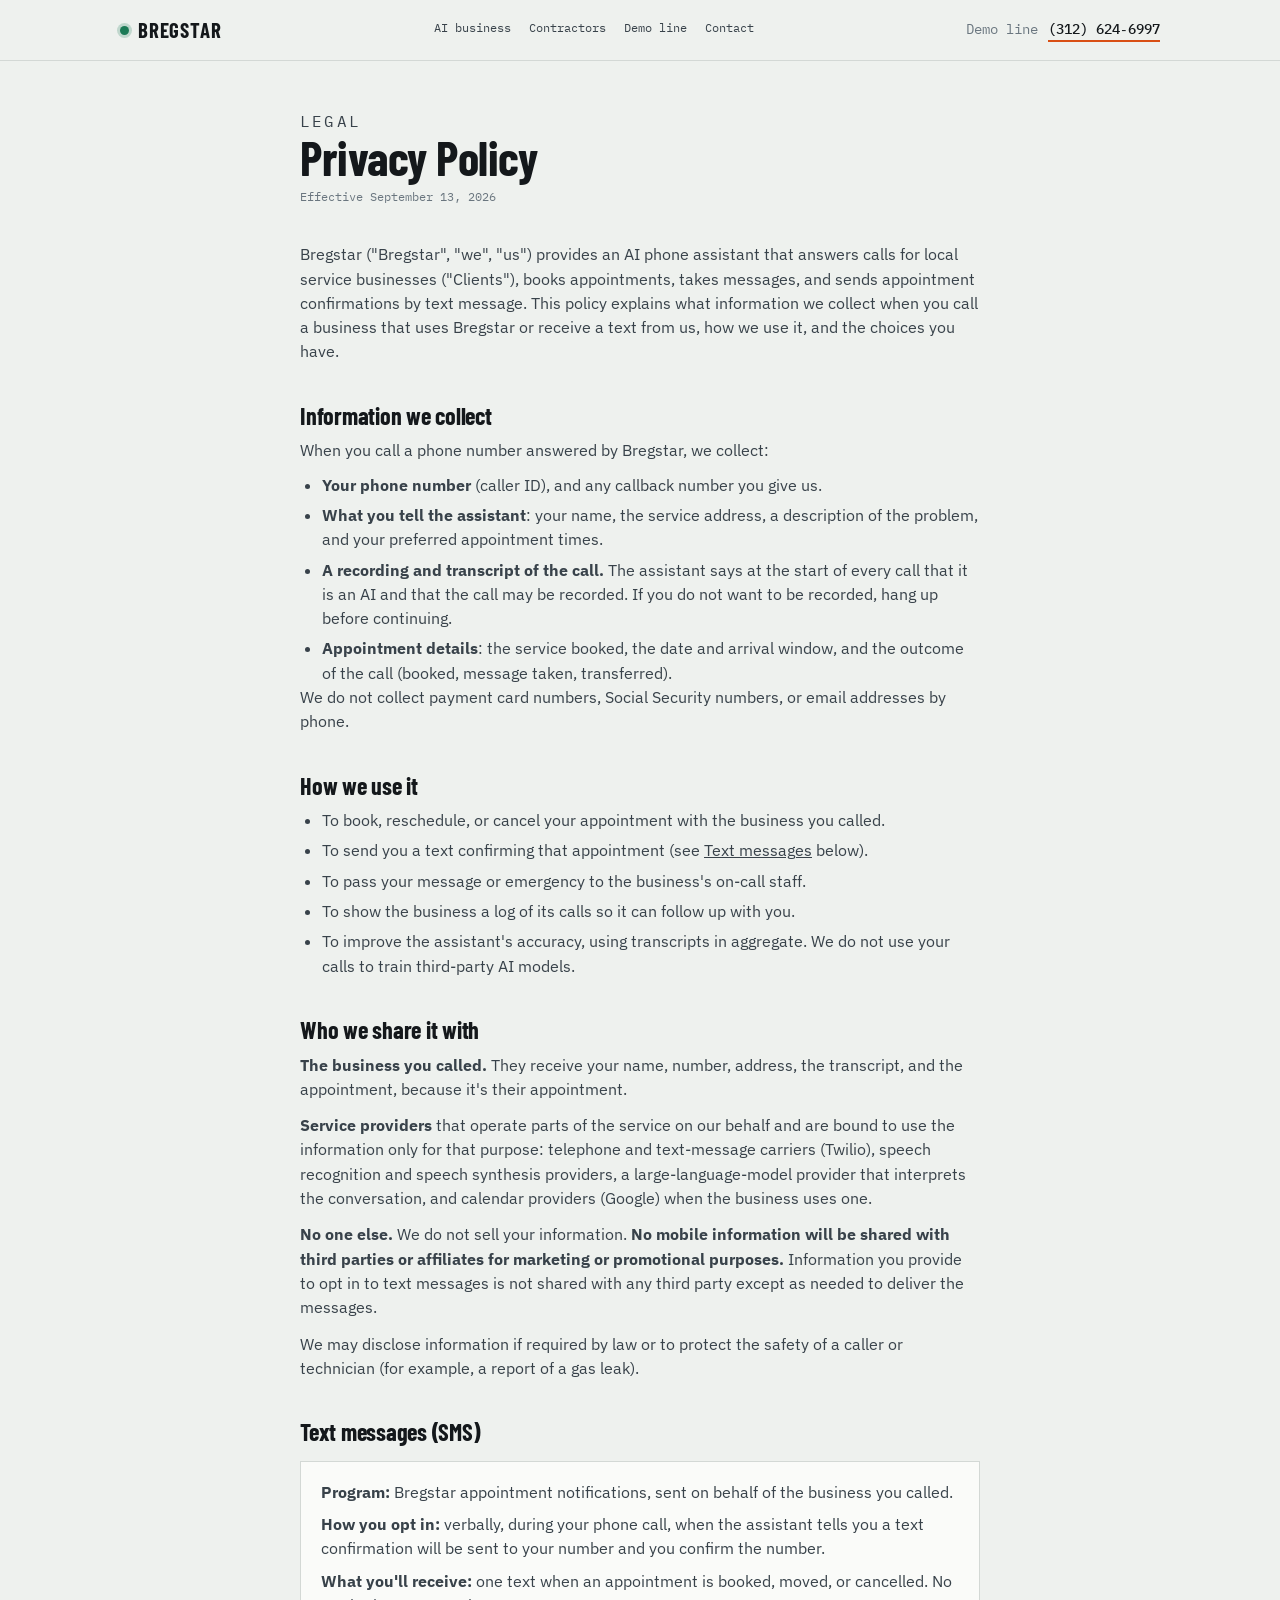
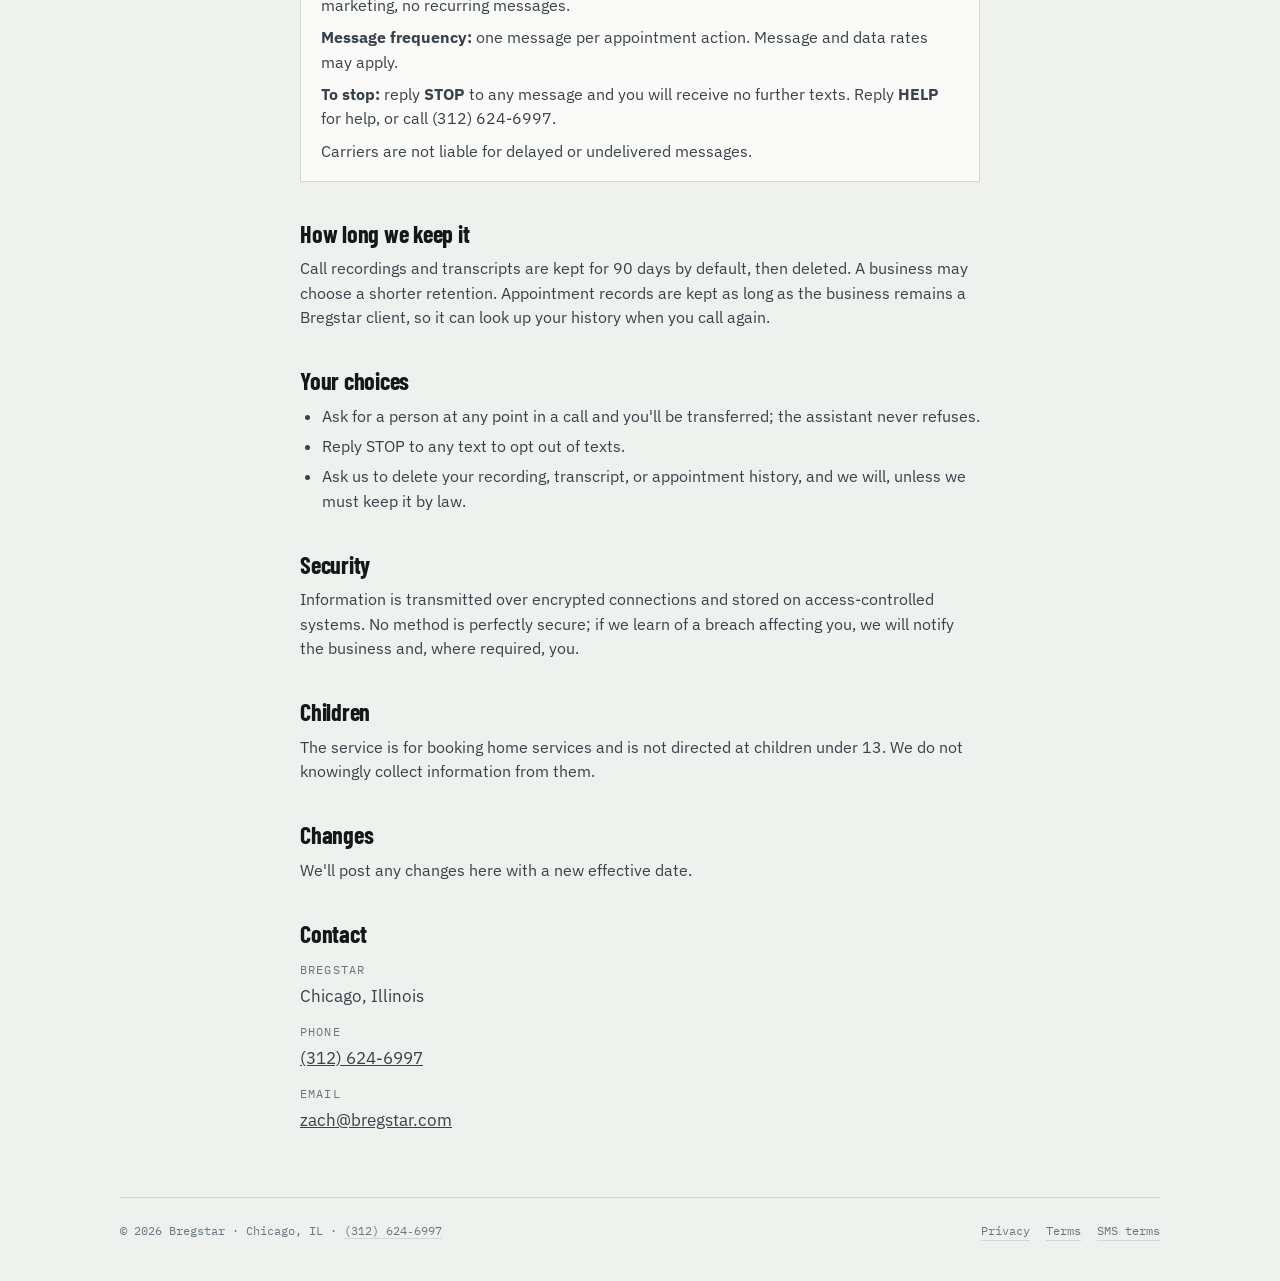
<file: privacy.html>
<!doctype html>
<html lang="en">
<head>
<meta charset="utf-8">
<meta name="viewport" content="width=device-width, initial-scale=1, viewport-fit=cover">
<meta name="theme-color" content="#eef1ee" media="(prefers-color-scheme: light)">
<meta name="theme-color" content="#111614" media="(prefers-color-scheme: dark)">
<link rel="icon" type="image/png" sizes="32x32" href="/assets/favicon-32.png">
<link rel="apple-touch-icon" href="/assets/apple-touch-icon.png">
<meta property="og:type" content="website">
<meta property="og:site_name" content="Bregstar">
<meta property="og:url" content="https://bregstar.com/privacy.html">
<meta property="og:title" content="Privacy Policy — Bregstar">
<meta property="og:description" content="How Bregstar handles information from calls and text messages.">
<meta property="og:image" content="https://bregstar.com/assets/og-home.png">
<meta property="og:image:width" content="1200">
<meta property="og:image:height" content="630">
<meta name="twitter:card" content="summary_large_image">
<meta name="twitter:title" content="Privacy Policy — Bregstar">
<meta name="twitter:description" content="How Bregstar handles information from calls and text messages.">
<meta name="twitter:image" content="https://bregstar.com/assets/og-home.png">
<title>Privacy Policy — Bregstar</title>
<meta name="description" content="How Bregstar collects, uses, and protects information from phone calls and text messages.">
<link rel="preconnect" href="https://fonts.googleapis.com">
<link rel="preconnect" href="https://fonts.gstatic.com" crossorigin>
<link rel="stylesheet" href="https://fonts.googleapis.com/css2?family=Barlow+Condensed:wght@500;600;700&family=IBM+Plex+Mono:wght@400;500&family=IBM+Plex+Sans:wght@400;500;600&display=swap">
<link rel="stylesheet" href="/style.css?v=372834c">
</head>
<body>

<header class="top">
  <div class="wrap top-inner">
    <a class="mark" href="/"><span class="dot" aria-hidden="true"></span>Bregstar</a>
    <nav class="top-nav" aria-label="Site">
      <a href="/">AI business</a>
      <a href="/contractors.html">Contractors</a>
      <a href="/demo.html">Demo line</a>
      <a href="/#contact">Contact</a>
    </nav>
    <a class="top-cta" href="tel:+13126246997"><span>Demo line</span><b>(312) 624‑6997</b></a>
  </div>
</header>

<main>
  <div class="wrap legal">
    <p class="eyebrow">Legal</p>
    <h1>Privacy Policy</h1>
    <p class="updated">Effective September 13, 2026</p>

    <p>Bregstar ("Bregstar", "we", "us") provides an AI phone assistant that answers calls for local
      service businesses ("Clients"), books appointments, takes messages, and sends appointment
      confirmations by text message. This policy explains what information we collect when you call
      a business that uses Bregstar or receive a text from us, how we use it, and the choices you have.</p>

    <h2>Information we collect</h2>
    <p>When you call a phone number answered by Bregstar, we collect:</p>
    <ul>
      <li><strong>Your phone number</strong> (caller ID), and any callback number you give us.</li>
      <li><strong>What you tell the assistant</strong>: your name, the service address, a description of
        the problem, and your preferred appointment times.</li>
      <li><strong>A recording and transcript of the call.</strong> The assistant says at the start of
        every call that it is an AI and that the call may be recorded. If you do not want to be
        recorded, hang up before continuing.</li>
      <li><strong>Appointment details</strong>: the service booked, the date and arrival window, and
        the outcome of the call (booked, message taken, transferred).</li>
    </ul>
    <p>We do not collect payment card numbers, Social Security numbers, or email addresses by phone.</p>

    <h2>How we use it</h2>
    <ul>
      <li>To book, reschedule, or cancel your appointment with the business you called.</li>
      <li>To send you a text confirming that appointment (see <a href="#sms">Text messages</a> below).</li>
      <li>To pass your message or emergency to the business's on-call staff.</li>
      <li>To show the business a log of its calls so it can follow up with you.</li>
      <li>To improve the assistant's accuracy, using transcripts in aggregate. We do not use your
        calls to train third-party AI models.</li>
    </ul>

    <h2>Who we share it with</h2>
    <p><strong>The business you called.</strong> They receive your name, number, address, the transcript,
      and the appointment, because it's their appointment.</p>
    <p><strong>Service providers</strong> that operate parts of the service on our behalf and are bound
      to use the information only for that purpose: telephone and text-message carriers (Twilio),
      speech recognition and speech synthesis providers, a large-language-model provider that
      interprets the conversation, and calendar providers (Google) when the business uses one.</p>
    <p><strong>No one else.</strong> We do not sell your information. <strong>No mobile information
      will be shared with third parties or affiliates for marketing or promotional purposes.</strong>
      Information you provide to opt in to text messages is not shared with any third party except
      as needed to deliver the messages.</p>
    <p>We may disclose information if required by law or to protect the safety of a caller or
      technician (for example, a report of a gas leak).</p>

    <h2 id="sms">Text messages (SMS)</h2>
    <div class="box">
      <p><strong>Program:</strong> Bregstar appointment notifications, sent on behalf of the business you called.</p>
      <p><strong>How you opt in:</strong> verbally, during your phone call, when the assistant tells you
        a text confirmation will be sent to your number and you confirm the number.</p>
      <p><strong>What you'll receive:</strong> one text when an appointment is booked, moved, or
        cancelled. No marketing, no recurring messages.</p>
      <p><strong>Message frequency:</strong> one message per appointment action. Message and data
        rates may apply.</p>
      <p><strong>To stop:</strong> reply <strong>STOP</strong> to any message and you will receive no
        further texts. Reply <strong>HELP</strong> for help, or call (312) 624‑6997.</p>
      <p>Carriers are not liable for delayed or undelivered messages.</p>
    </div>

    <h2>How long we keep it</h2>
    <p>Call recordings and transcripts are kept for 90 days by default, then deleted. A business may
      choose a shorter retention. Appointment records are kept as long as the business remains a
      Bregstar client, so it can look up your history when you call again.</p>

    <h2>Your choices</h2>
    <ul>
      <li>Ask for a person at any point in a call and you'll be transferred; the assistant never
        refuses.</li>
      <li>Reply STOP to any text to opt out of texts.</li>
      <li>Ask us to delete your recording, transcript, or appointment history, and we will, unless
        we must keep it by law.</li>
    </ul>

    <h2>Security</h2>
    <p>Information is transmitted over encrypted connections and stored on access-controlled systems.
      No method is perfectly secure; if we learn of a breach affecting you, we will notify the
      business and, where required, you.</p>

    <h2>Children</h2>
    <p>The service is for booking home services and is not directed at children under 13. We do not
      knowingly collect information from them.</p>

    <h2>Changes</h2>
    <p>We'll post any changes here with a new effective date.</p>

    <h2>Contact</h2>
    <dl>
      <dt>Bregstar</dt>
      <dd>Chicago, Illinois</dd>
      <dt>Phone</dt>
      <dd><a href="tel:+13126246997">(312) 624‑6997</a></dd>
      <dt>Email</dt>
      <dd><a href="mailto:zach@bregstar.com">zach@bregstar.com</a></dd>
    </dl>
  </div>
</main>

<div class="wrap">
  <footer>
    <span>© 2026 Bregstar · Chicago, IL · <a href="tel:+13126246997">(312) 624‑6997</a></span>
    <nav><a href="/privacy.html">Privacy</a><a href="/terms.html">Terms</a><a href="/terms.html#sms">SMS terms</a></nav>
  </footer>
</div>
</body>
</html>
</file>
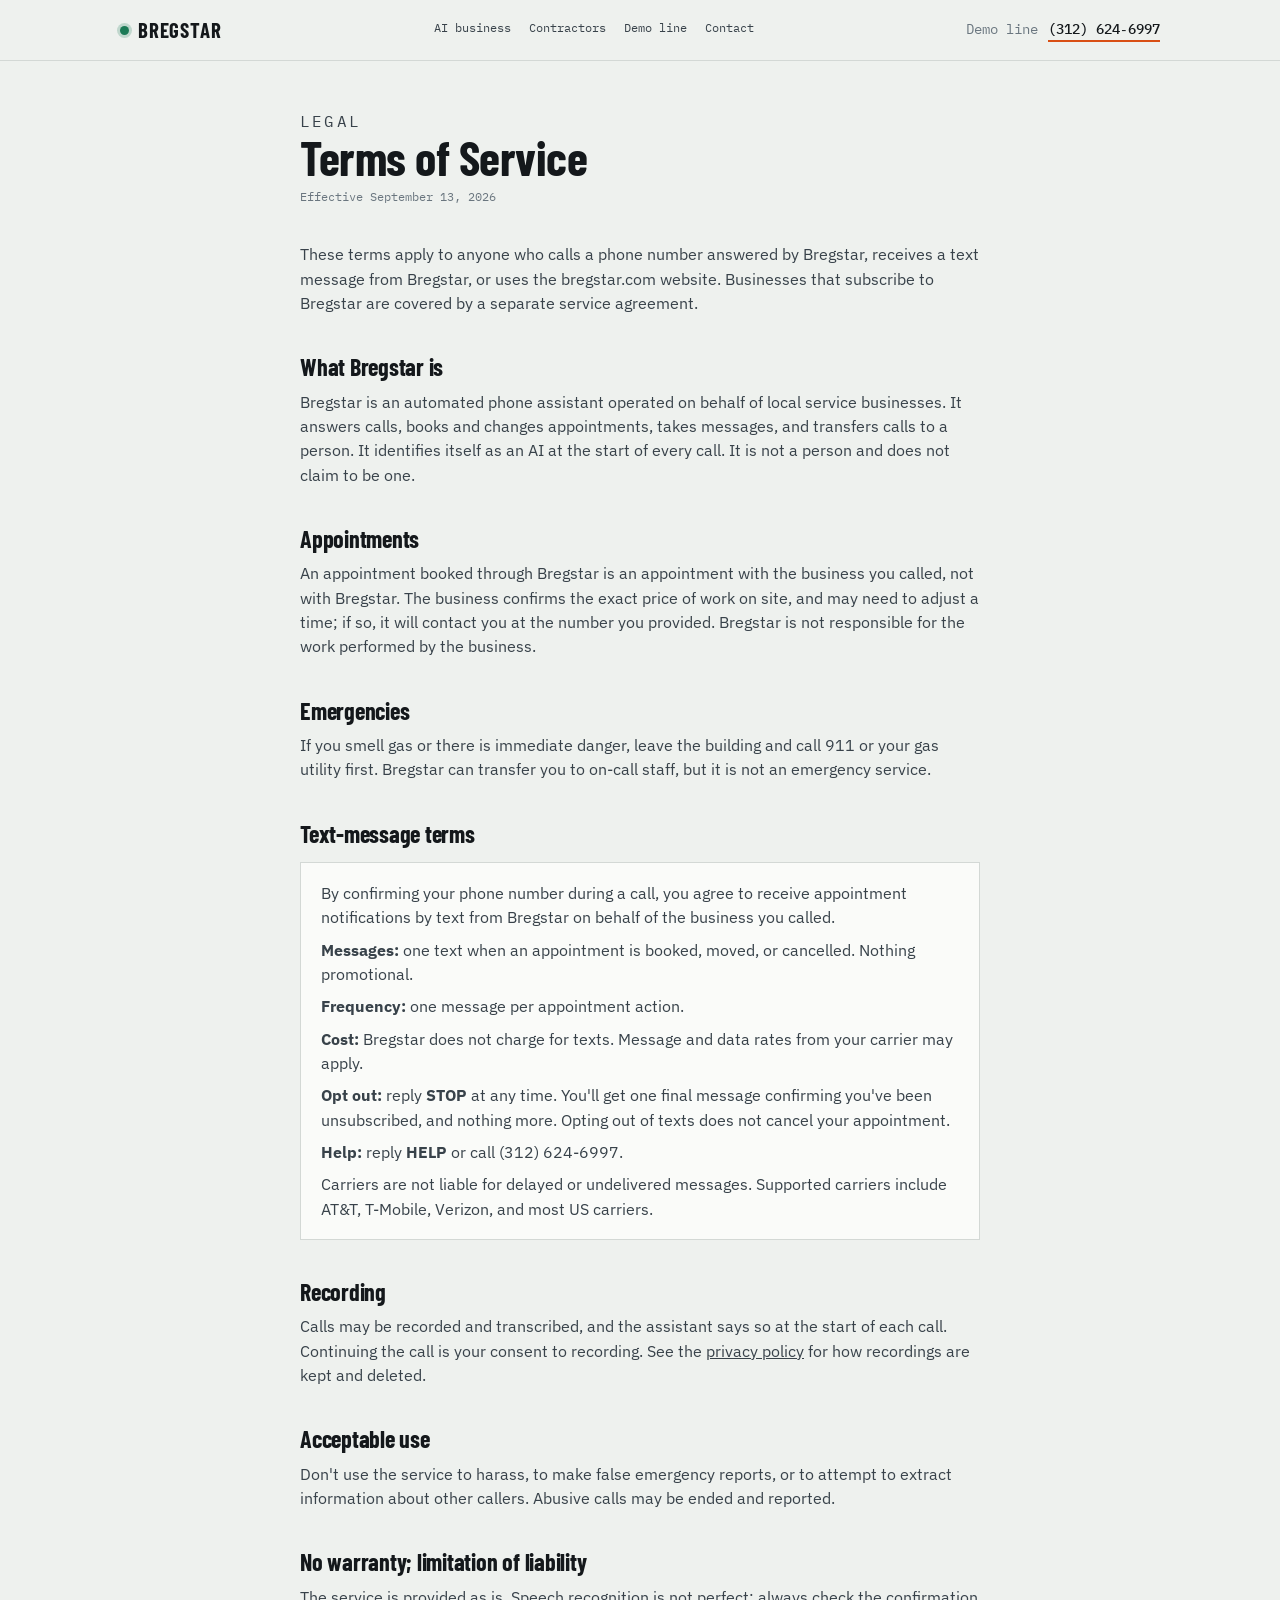
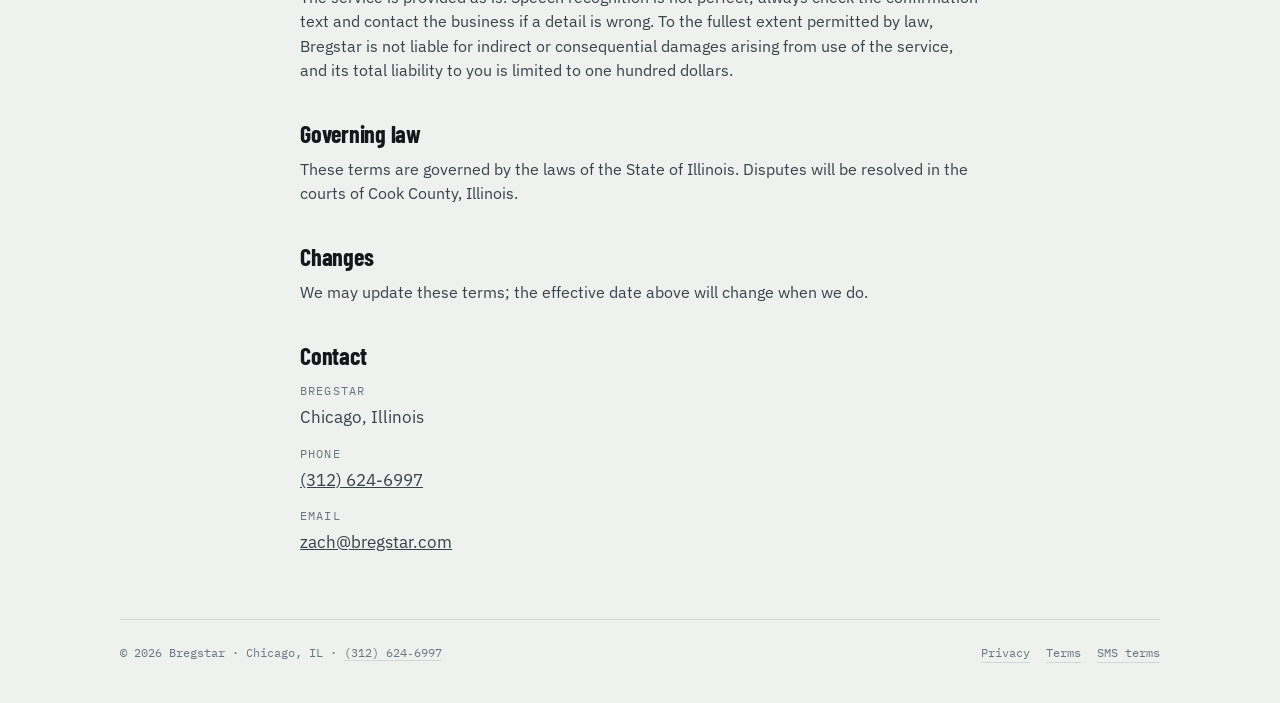
<file: terms.html>
<!doctype html>
<html lang="en">
<head>
<meta charset="utf-8">
<meta name="viewport" content="width=device-width, initial-scale=1, viewport-fit=cover">
<meta name="theme-color" content="#eef1ee" media="(prefers-color-scheme: light)">
<meta name="theme-color" content="#111614" media="(prefers-color-scheme: dark)">
<link rel="icon" type="image/png" sizes="32x32" href="/assets/favicon-32.png">
<link rel="apple-touch-icon" href="/assets/apple-touch-icon.png">
<meta property="og:type" content="website">
<meta property="og:site_name" content="Bregstar">
<meta property="og:url" content="https://bregstar.com/terms.html">
<meta property="og:title" content="Terms of Service — Bregstar">
<meta property="og:description" content="Terms for Bregstar’s AI phone assistant and text-message notifications.">
<meta property="og:image" content="https://bregstar.com/assets/og-home.png">
<meta property="og:image:width" content="1200">
<meta property="og:image:height" content="630">
<meta name="twitter:card" content="summary_large_image">
<meta name="twitter:title" content="Terms of Service — Bregstar">
<meta name="twitter:description" content="Terms for Bregstar’s AI phone assistant and text-message notifications.">
<meta name="twitter:image" content="https://bregstar.com/assets/og-home.png">
<title>Terms of Service — Bregstar</title>
<meta name="description" content="Terms for using Bregstar's AI phone assistant and text-message notifications.">
<link rel="preconnect" href="https://fonts.googleapis.com">
<link rel="preconnect" href="https://fonts.gstatic.com" crossorigin>
<link rel="stylesheet" href="https://fonts.googleapis.com/css2?family=Barlow+Condensed:wght@500;600;700&family=IBM+Plex+Mono:wght@400;500&family=IBM+Plex+Sans:wght@400;500;600&display=swap">
<link rel="stylesheet" href="/style.css?v=372834c">
</head>
<body>

<header class="top">
  <div class="wrap top-inner">
    <a class="mark" href="/"><span class="dot" aria-hidden="true"></span>Bregstar</a>
    <nav class="top-nav" aria-label="Site">
      <a href="/">AI business</a>
      <a href="/contractors.html">Contractors</a>
      <a href="/demo.html">Demo line</a>
      <a href="/#contact">Contact</a>
    </nav>
    <a class="top-cta" href="tel:+13126246997"><span>Demo line</span><b>(312) 624‑6997</b></a>
  </div>
</header>

<main>
  <div class="wrap legal">
    <p class="eyebrow">Legal</p>
    <h1>Terms of Service</h1>
    <p class="updated">Effective September 13, 2026</p>

    <p>These terms apply to anyone who calls a phone number answered by Bregstar, receives a text
      message from Bregstar, or uses the bregstar.com website. Businesses that subscribe to Bregstar
      are covered by a separate service agreement.</p>

    <h2>What Bregstar is</h2>
    <p>Bregstar is an automated phone assistant operated on behalf of local service businesses. It
      answers calls, books and changes appointments, takes messages, and transfers calls to a person.
      It identifies itself as an AI at the start of every call. It is not a person and does not
      claim to be one.</p>

    <h2>Appointments</h2>
    <p>An appointment booked through Bregstar is an appointment with the business you called, not
      with Bregstar. The business confirms the exact price of work on site, and may need to adjust a
      time; if so, it will contact you at the number you provided. Bregstar is not responsible for
      the work performed by the business.</p>

    <h2>Emergencies</h2>
    <p>If you smell gas or there is immediate danger, leave the building and call 911 or your gas
      utility first. Bregstar can transfer you to on-call staff, but it is not an emergency service.</p>

    <h2 id="sms">Text-message terms</h2>
    <div class="box">
      <p>By confirming your phone number during a call, you agree to receive appointment
        notifications by text from Bregstar on behalf of the business you called.</p>
      <p><strong>Messages:</strong> one text when an appointment is booked, moved, or cancelled.
        Nothing promotional.</p>
      <p><strong>Frequency:</strong> one message per appointment action.</p>
      <p><strong>Cost:</strong> Bregstar does not charge for texts. Message and data rates from your
        carrier may apply.</p>
      <p><strong>Opt out:</strong> reply <strong>STOP</strong> at any time. You'll get one final message
        confirming you've been unsubscribed, and nothing more. Opting out of texts does not cancel
        your appointment.</p>
      <p><strong>Help:</strong> reply <strong>HELP</strong> or call (312) 624‑6997.</p>
      <p>Carriers are not liable for delayed or undelivered messages. Supported carriers include
        AT&amp;T, T-Mobile, Verizon, and most US carriers.</p>
    </div>

    <h2>Recording</h2>
    <p>Calls may be recorded and transcribed, and the assistant says so at the start of each call.
      Continuing the call is your consent to recording. See the
      <a href="/privacy.html">privacy policy</a> for how recordings are kept and deleted.</p>

    <h2>Acceptable use</h2>
    <p>Don't use the service to harass, to make false emergency reports, or to attempt to extract
      information about other callers. Abusive calls may be ended and reported.</p>

    <h2>No warranty; limitation of liability</h2>
    <p>The service is provided as is. Speech recognition is not perfect; always check the confirmation
      text and contact the business if a detail is wrong. To the fullest extent permitted by law,
      Bregstar is not liable for indirect or consequential damages arising from use of the service,
      and its total liability to you is limited to one hundred dollars.</p>

    <h2>Governing law</h2>
    <p>These terms are governed by the laws of the State of Illinois. Disputes will be resolved in
      the courts of Cook County, Illinois.</p>

    <h2>Changes</h2>
    <p>We may update these terms; the effective date above will change when we do.</p>

    <h2>Contact</h2>
    <dl>
      <dt>Bregstar</dt>
      <dd>Chicago, Illinois</dd>
      <dt>Phone</dt>
      <dd><a href="tel:+13126246997">(312) 624‑6997</a></dd>
      <dt>Email</dt>
      <dd><a href="mailto:zach@bregstar.com">zach@bregstar.com</a></dd>
    </dl>
  </div>
</main>

<div class="wrap">
  <footer>
    <span>© 2026 Bregstar · Chicago, IL · <a href="tel:+13126246997">(312) 624‑6997</a></span>
    <nav><a href="/privacy.html">Privacy</a><a href="/terms.html">Terms</a><a href="/terms.html#sms">SMS terms</a></nav>
  </footer>
</div>
</body>
</html>
</file>
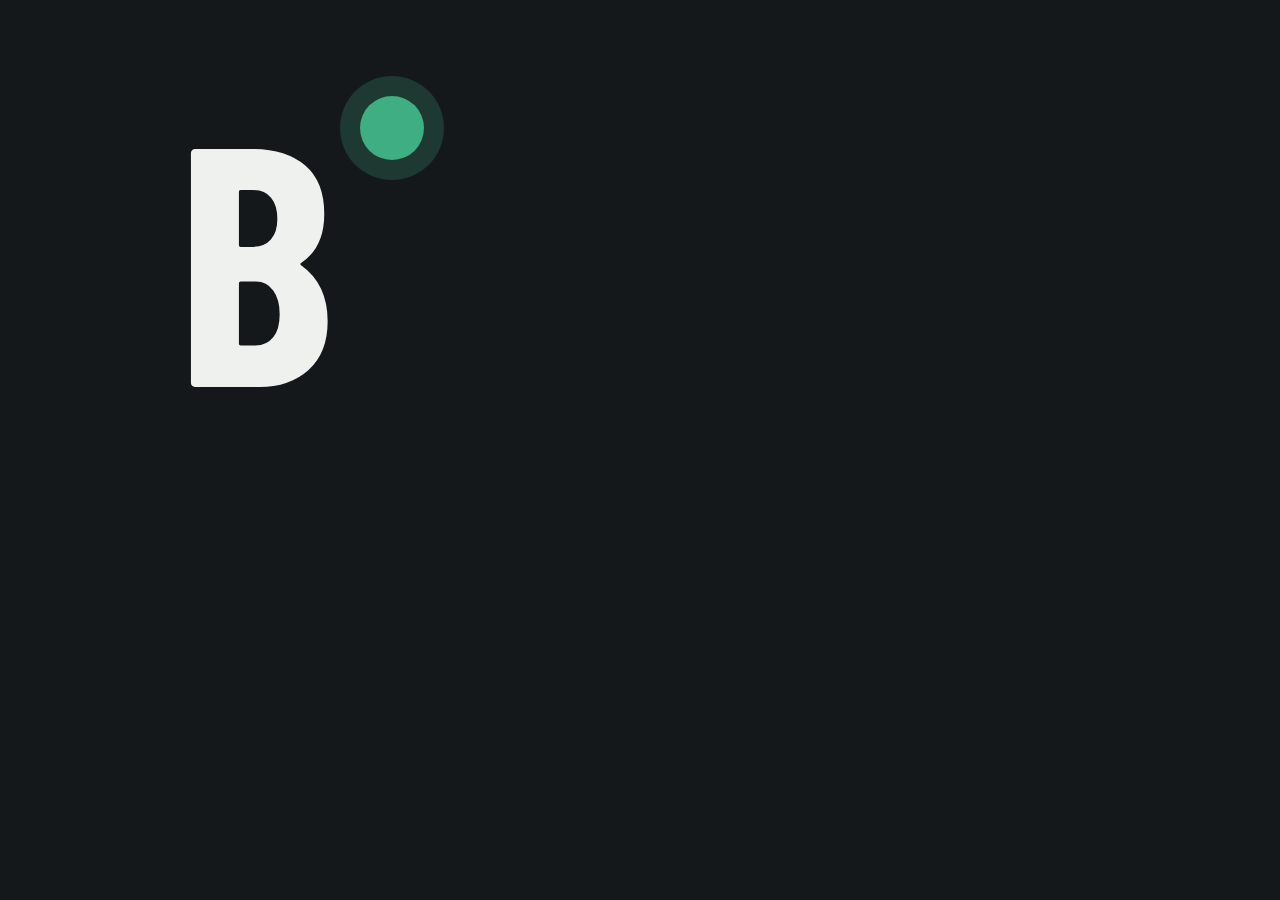
<file: assets/src/icon.html>
<!doctype html><html><head><meta charset="utf-8">
<link rel="stylesheet" href="https://fonts.googleapis.com/css2?family=Barlow+Condensed:wght@700&display=block">
<style>html,body{margin:0;width:512px;height:512px;background:#14181b}
.i{width:512px;height:512px;display:flex;align-items:center;justify-content:center;position:relative}
.b{font-family:"Barlow Condensed";font-weight:700;font-size:340px;color:#eef1ee;line-height:1;margin-top:-10px}
.d{position:absolute;right:88px;top:96px;width:64px;height:64px;border-radius:50%;background:#3fae83;box-shadow:0 0 0 20px rgba(63,174,131,.22)}
</style></head><body><div class="i"><div class="b">B</div><div class="d"></div></div></body></html>
</file>
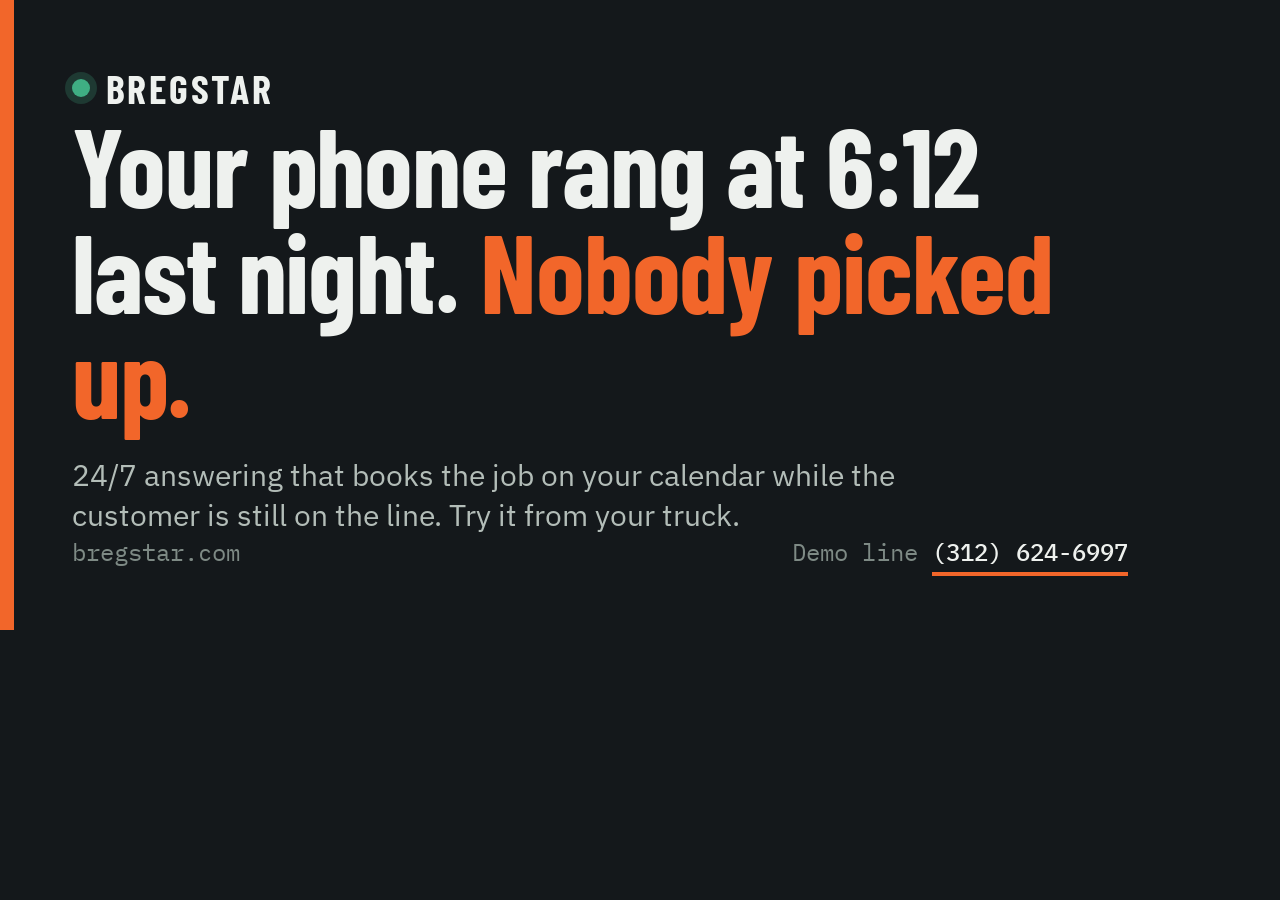
<file: assets/src/og-contractors.html>
<!doctype html><html><head><meta charset="utf-8">
<link rel="stylesheet" href="https://fonts.googleapis.com/css2?family=Barlow+Condensed:wght@700&family=IBM+Plex+Mono:wght@500&family=IBM+Plex+Sans:wght@400;500&display=block">
<style>
  html,body{margin:0;width:1200px;height:630px;background:#14181b;color:#eef1ee;font-family:"IBM Plex Sans",sans-serif;-webkit-font-smoothing:antialiased}
  .card{position:relative;width:1200px;height:630px;padding:64px 72px;box-sizing:border-box;display:flex;flex-direction:column;justify-content:space-between;overflow:hidden}
  .mark{font-family:"Barlow Condensed";font-weight:700;font-size:40px;letter-spacing:.06em;text-transform:uppercase;display:flex;align-items:center;gap:16px}
  .dot{width:18px;height:18px;border-radius:50%;background:#3fae83;box-shadow:0 0 0 7px rgba(63,174,131,.22)}
  h1{font-family:"Barlow Condensed";font-weight:700;font-size:110px;line-height:.96;letter-spacing:-.01em;margin:0;max-width:1000px}
  h1 span{color:#f2662a}
  .sub{font-size:30px;line-height:1.35;color:#b3bdb8;max-width:900px;margin-top:26px}
  .foot{font-family:"IBM Plex Mono";font-size:24px;color:#7e8a85;display:flex;justify-content:space-between;align-items:baseline}
  .foot b{color:#eef1ee;font-weight:500;border-bottom:4px solid #f2662a;padding-bottom:4px}
  .stripe{position:absolute;left:0;top:0;bottom:0;width:14px;background:#f2662a}
</style></head><body><div class="card"><div class="stripe"></div>
<div class="mark"><span class="dot"></span>Bregstar</div>
<div><h1>Your phone rang at 6:12 last night. <span>Nobody picked up.</span></h1><div class="sub">24/7 answering that books the job on your calendar while the customer is still on the line. Try it from your truck.</div></div>
<div class="foot"><span>bregstar.com</span><span>Demo line <b>(312) 624-6997</b></span></div>
</div></body></html>
</file>
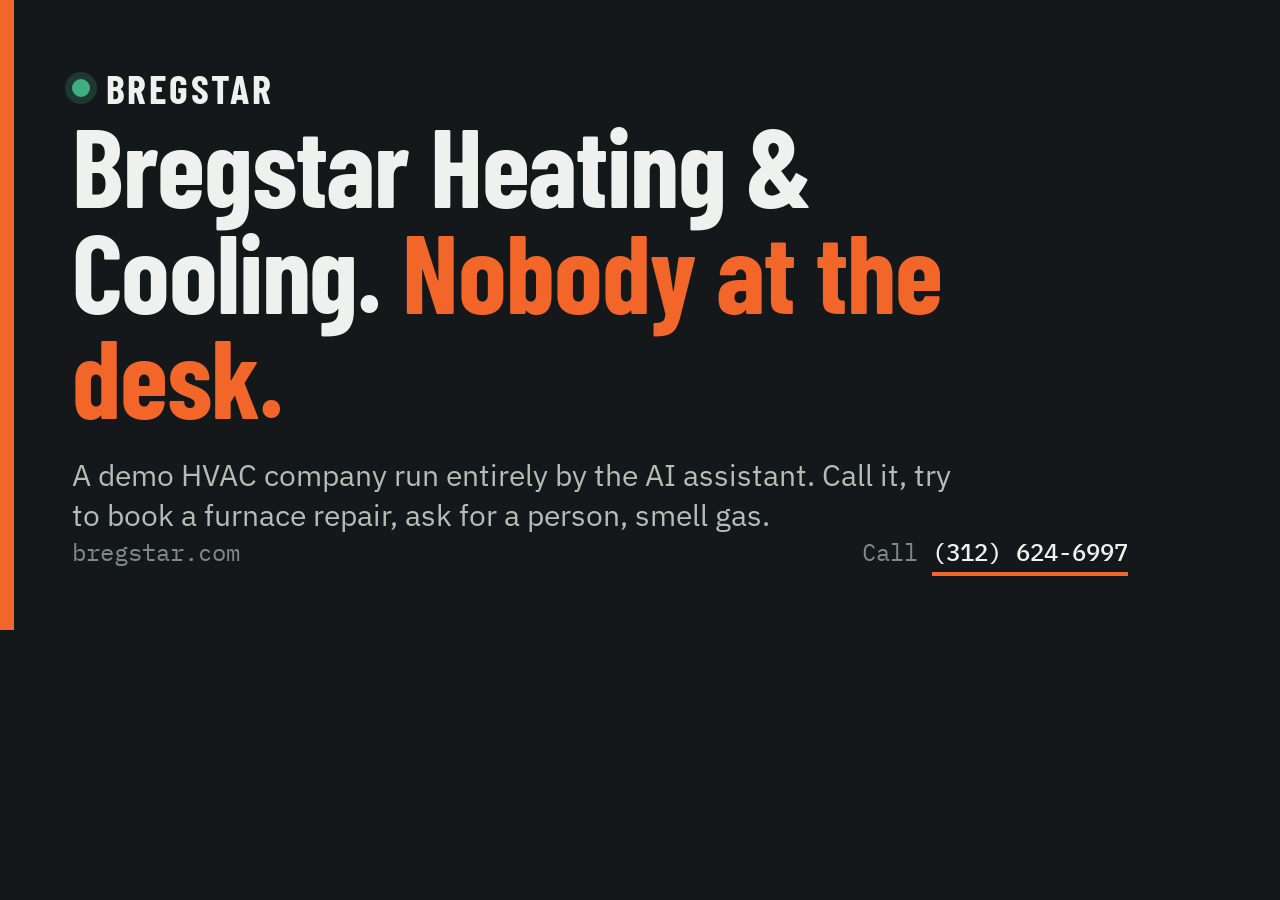
<file: assets/src/og-demo.html>
<!doctype html><html><head><meta charset="utf-8">
<link rel="stylesheet" href="https://fonts.googleapis.com/css2?family=Barlow+Condensed:wght@700&family=IBM+Plex+Mono:wght@500&family=IBM+Plex+Sans:wght@400;500&display=block">
<style>
  html,body{margin:0;width:1200px;height:630px;background:#14181b;color:#eef1ee;font-family:"IBM Plex Sans",sans-serif;-webkit-font-smoothing:antialiased}
  .card{position:relative;width:1200px;height:630px;padding:64px 72px;box-sizing:border-box;display:flex;flex-direction:column;justify-content:space-between;overflow:hidden}
  .mark{font-family:"Barlow Condensed";font-weight:700;font-size:40px;letter-spacing:.06em;text-transform:uppercase;display:flex;align-items:center;gap:16px}
  .dot{width:18px;height:18px;border-radius:50%;background:#3fae83;box-shadow:0 0 0 7px rgba(63,174,131,.22)}
  h1{font-family:"Barlow Condensed";font-weight:700;font-size:110px;line-height:.96;letter-spacing:-.01em;margin:0;max-width:1000px}
  h1 span{color:#f2662a}
  .sub{font-size:30px;line-height:1.35;color:#b3bdb8;max-width:900px;margin-top:26px}
  .foot{font-family:"IBM Plex Mono";font-size:24px;color:#7e8a85;display:flex;justify-content:space-between;align-items:baseline}
  .foot b{color:#eef1ee;font-weight:500;border-bottom:4px solid #f2662a;padding-bottom:4px}
  .stripe{position:absolute;left:0;top:0;bottom:0;width:14px;background:#f2662a}
</style></head><body><div class="card"><div class="stripe"></div>
<div class="mark"><span class="dot"></span>Bregstar</div>
<div><h1>Bregstar Heating &amp; Cooling. <span>Nobody at the desk.</span></h1><div class="sub">A demo HVAC company run entirely by the AI assistant. Call it, try to book a furnace repair, ask for a person, smell gas.</div></div>
<div class="foot"><span>bregstar.com</span><span>Call <b>(312) 624-6997</b></span></div>
</div></body></html>
</file>
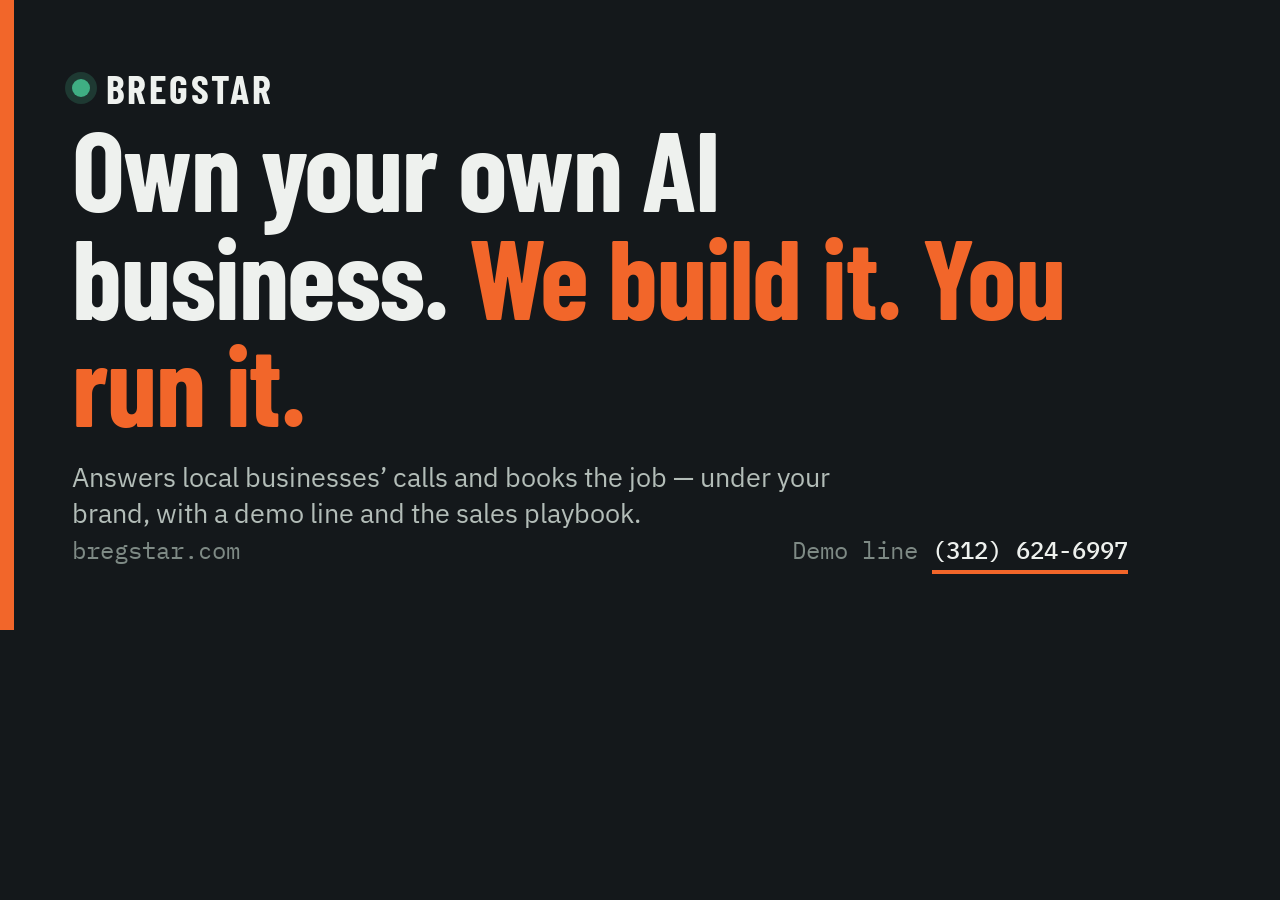
<file: assets/src/og-home.html>
<!doctype html><html><head><meta charset="utf-8">
<link rel="stylesheet" href="https://fonts.googleapis.com/css2?family=Barlow+Condensed:wght@700&family=IBM+Plex+Mono:wght@500&family=IBM+Plex+Sans:wght@400;500&display=block">
<style>
  html,body{margin:0;width:1200px;height:630px;background:#14181b;color:#eef1ee;font-family:"IBM Plex Sans",sans-serif;-webkit-font-smoothing:antialiased}
  .card{position:relative;width:1200px;height:630px;padding:64px 72px;box-sizing:border-box;display:flex;flex-direction:column;justify-content:space-between;overflow:hidden}
  .mark{font-family:"Barlow Condensed";font-weight:700;font-size:40px;letter-spacing:.06em;text-transform:uppercase;display:flex;align-items:center;gap:16px}
  .dot{width:18px;height:18px;border-radius:50%;background:#3fae83;box-shadow:0 0 0 7px rgba(63,174,131,.22)}
  h1{font-family:"Barlow Condensed";font-weight:700;font-size:112px;line-height:.96;letter-spacing:-.01em;margin:0;max-width:1000px}
  h1 span{color:#f2662a}
  .sub{font-size:27px;line-height:1.35;color:#b3bdb8;max-width:820px;margin-top:22px}
  .foot{font-family:"IBM Plex Mono";font-size:24px;color:#7e8a85;display:flex;justify-content:space-between;align-items:baseline}
  .foot b{color:#eef1ee;font-weight:500;border-bottom:4px solid #f2662a;padding-bottom:4px}
  .stripe{position:absolute;left:0;top:0;bottom:0;width:14px;background:#f2662a}
</style></head><body><div class="card"><div class="stripe"></div>
<div class="mark"><span class="dot"></span>Bregstar</div>
<div><h1>Own your own AI business. <span>We build it. You run it.</span></h1><div class="sub">Answers local businesses’ calls and books the job — under your brand, with a demo line and the sales playbook.</div></div>
<div class="foot"><span>bregstar.com</span><span>Demo line <b>(312) 624-6997</b></span></div>
</div></body></html>
</file>
<file: style.css>
:root {
    --ink: #14181b;
    --ink-2: #38424a;
    --ink-3: #6a767f;
    --rule: #d3d8d5;
    --rule-soft: #e3e7e3;
    --paper: #eef1ee;
    --panel: #fafbf9;
    --panel-2: #e6eae6;
    --hazard: #d94f14;
    --hazard-ink: #ffffff;
    --live: #1c7a56;
    --miss: #b03a12;
    --shadow: 0 1px 0 rgba(20, 24, 27, .05), 0 10px 24px -18px rgba(20, 24, 27, .5);

    --display: "Barlow Condensed", "Oswald", Impact, sans-serif;
    --body: "IBM Plex Sans", -apple-system, BlinkMacSystemFont, "Segoe UI", sans-serif;
    --mono: "IBM Plex Mono", ui-monospace, "SF Mono", Menlo, monospace;
  }

  @media (prefers-color-scheme: dark) {
    :root:not([data-theme="light"]) {
      --ink: #eaeeea;
      --ink-2: #b3bdb8;
      --ink-3: #7e8a85;
      --rule: #2b3431;
      --rule-soft: #232b29;
      --paper: #111614;
      --panel: #171d1b;
      --panel-2: #1f2724;
      --hazard: #f2662a;
      --hazard-ink: #14181b;
      --live: #3fae83;
      --miss: #e2724a;
      --shadow: 0 1px 0 rgba(0, 0, 0, .4), 0 12px 30px -20px #000;
    }
  }

  :root[data-theme="dark"] {
    --ink: #eaeeea;
    --ink-2: #b3bdb8;
    --ink-3: #7e8a85;
    --rule: #2b3431;
    --rule-soft: #232b29;
    --paper: #111614;
    --panel: #171d1b;
    --panel-2: #1f2724;
    --hazard: #f2662a;
    --hazard-ink: #14181b;
    --live: #3fae83;
    --miss: #e2724a;
    --shadow: 0 1px 0 rgba(0, 0, 0, .4), 0 12px 30px -20px #000;
  }

  * { box-sizing: border-box; }

  body {
    margin: 0;
    background: var(--paper);
    color: var(--ink);
    font-family: var(--body);
    font-size: 17px;
    line-height: 1.55;
    -webkit-font-smoothing: antialiased;
  }

  .wrap {
    max-width: 1080px;
    margin: 0 auto;
    padding-inline: 20px;
  }

  h1, h2, h3, .display {
    font-family: var(--display);
    font-weight: 700;
    letter-spacing: -0.01em;
    text-wrap: balance;
    margin: 0;
  }

  h1 { font-size: clamp(2.6rem, 7vw, 4.6rem); line-height: .96; }
  h2 { font-size: clamp(1.9rem, 4vw, 2.9rem); line-height: 1.02; }
  h3 { font-size: 1.35rem; line-height: 1.15; }

  p { margin: 0; }
  a { color: inherit; }

  .eyebrow {
    font-family: var(--mono);
    font-size: .72rem;
    letter-spacing: .14em;
    text-transform: uppercase;
    color: var(--ink-3);
  }

  /* ---------- masthead ---------- */
  header.top {
    border-bottom: 1px solid var(--rule);
    background: var(--paper);
  }
  .top-inner {
    display: flex;
    align-items: center;
    justify-content: space-between;
    gap: 16px;
    flex-wrap: wrap;
    padding-block: 14px;
  }
  .mark {
    font-family: var(--display);
    font-weight: 700;
    font-size: 1.3rem;
    letter-spacing: .04em;
    text-transform: uppercase;
    display: flex;
    align-items: center;
    gap: 9px;
  }
  .mark .dot {
    width: 9px; height: 9px; border-radius: 50%;
    background: var(--live);
    box-shadow: 0 0 0 3px color-mix(in srgb, var(--live) 22%, transparent);
  }
  .top-cta {
    font-family: var(--mono);
    font-size: .85rem;
    text-decoration: none;
    display: flex;
    align-items: baseline;
    gap: 10px;
  }
  .top-cta span { color: var(--ink-3); }
  .top-cta b { font-weight: 500; border-bottom: 2px solid var(--hazard); }

  /* ---------- hero ---------- */
  .hero {
    display: grid;
    grid-template-columns: 1.15fr .85fr;
    gap: 48px;
    align-items: start;
    padding-block: 64px 56px;
  }
  .hero h1 span { color: var(--hazard); }
  .lede {
    font-size: 1.15rem;
    color: var(--ink-2);
    max-width: 46ch;
    margin-top: 22px;
  }
  .hero-meta {
    margin-top: 26px;
    display: flex;
    gap: 26px;
    flex-wrap: wrap;
    font-family: var(--mono);
    font-size: .78rem;
    color: var(--ink-3);
  }
  .hero-meta b { color: var(--ink); font-weight: 500; }

  .call-card {
    background: var(--ink);
    color: var(--paper);
    padding: 26px 24px 22px;
    box-shadow: var(--shadow);
    position: relative;
  }
  @media (prefers-color-scheme: dark) {
    :root:not([data-theme="light"]) .call-card { background: var(--panel-2); color: var(--ink); }
  }
  :root[data-theme="dark"] .call-card { background: var(--panel-2); color: var(--ink); }

  .call-card .eyebrow { color: var(--hazard); }
  .call-number {
    font-family: var(--display);
    font-size: clamp(2.2rem, 5vw, 3rem);
    line-height: 1;
    margin-top: 10px;
    letter-spacing: .01em;
    display: block;
    text-decoration: none;
    font-variant-numeric: tabular-nums;
  }
  .call-card p {
    margin-top: 14px;
    font-size: .95rem;
    opacity: .82;
    max-width: 34ch;
  }
  .try-list {
    margin: 18px 0 0;
    padding: 0;
    list-style: none;
    display: grid;
    gap: 8px;
    border-top: 1px solid rgba(255, 255, 255, .16);
    padding-top: 16px;
  }
  @media (prefers-color-scheme: dark) {
    :root:not([data-theme="light"]) .try-list { border-top-color: var(--rule); }
  }
  :root[data-theme="dark"] .try-list { border-top-color: var(--rule); }
  .try-list li {
    font-family: var(--mono);
    font-size: .8rem;
    line-height: 1.4;
    opacity: .9;
    padding-left: 16px;
    position: relative;
  }
  .try-list li::before {
    content: "›";
    position: absolute;
    left: 0;
    color: var(--hazard);
  }

  /* ---------- call log ---------- */
  section { border-top: 1px solid var(--rule); }
  .sec-head {
    display: flex;
    justify-content: space-between;
    align-items: flex-end;
    gap: 24px;
    flex-wrap: wrap;
    padding-block: 44px 22px;
  }
  .sec-head p { color: var(--ink-2); max-width: 52ch; }

  .log {
    width: 100%;
    border-collapse: collapse;
    font-family: var(--mono);
    font-size: .82rem;
    font-variant-numeric: tabular-nums;
  }
  .log-scroll { overflow-x: auto; padding-bottom: 8px; }
  .log th {
    text-align: left;
    font-weight: 500;
    color: var(--ink-3);
    text-transform: uppercase;
    letter-spacing: .1em;
    font-size: .68rem;
    padding: 0 14px 10px 0;
    border-bottom: 1px solid var(--rule);
    white-space: nowrap;
  }
  .log td {
    padding: 11px 14px 11px 0;
    border-bottom: 1px solid var(--rule-soft);
    vertical-align: top;
  }
  .log td:last-child, .log th:last-child { padding-right: 0; text-align: right; }
  .log td[data-label="Time"] { white-space: nowrap; }
  .log td[data-label="Time"]::after { content: attr(data-caller); display: block; color: var(--ink-3); font-size: .72rem; margin-top: 2px; }
  .log .who { font-family: var(--body); font-size: .9rem; color: var(--ink); }
  .log .what { font-family: var(--body); font-size: .9rem; color: var(--ink-2); }
  .log tr.miss .what { color: var(--miss); }
  .val { font-weight: 500; white-space: nowrap; }
  .tag {
    display: inline-block;
    font-size: .66rem;
    letter-spacing: .08em;
    text-transform: uppercase;
    padding: 3px 7px;
    border: 1px solid currentColor;
    white-space: nowrap;
  }
  .tag.booked { color: var(--live); }
  .tag.lost { color: var(--miss); }
  .tag.sent { color: var(--ink-3); }
  .log-foot {
    display: flex;
    justify-content: space-between;
    gap: 20px;
    flex-wrap: wrap;
    padding-block: 16px 48px;
    font-family: var(--mono);
    font-size: .78rem;
    color: var(--ink-3);
  }
  .log-foot b { color: var(--ink); font-weight: 500; }

  /* ---------- math ---------- */
  .math {
    display: grid;
    grid-template-columns: repeat(3, 1fr);
    gap: 1px;
    background: var(--rule);
    border: 1px solid var(--rule);
    margin-bottom: 52px;
  }
  .math div {
    background: var(--panel);
    padding: 24px 22px;
    display: flex;
    flex-direction: column;
    gap: 6px;
  }
  .math .n {
    font-family: var(--display);
    font-size: 2.5rem;
    line-height: 1;
    font-variant-numeric: tabular-nums;
  }
  .math .n.hz { color: var(--hazard); }
  .math .k { font-family: var(--mono); font-size: .7rem; letter-spacing: .1em; text-transform: uppercase; color: var(--ink-3); }
  .math .d { font-size: .92rem; color: var(--ink-2); }

  /* ---------- capability list ---------- */
  .does {
    display: grid;
    grid-template-columns: repeat(2, 1fr);
    gap: 0 44px;
    padding-bottom: 52px;
  }
  .does dl { margin: 0; }
  .does div {
    padding-block: 20px;
    border-bottom: 1px solid var(--rule-soft);
  }
  .does dt {
    font-family: var(--display);
    font-size: 1.25rem;
    font-weight: 600;
  }
  .does dd { margin: 5px 0 0; color: var(--ink-2); font-size: .95rem; }
  .does dd b { font-weight: 500; color: var(--ink); }

  /* ---------- trial ---------- */
  .trial {
    background: var(--panel);
    border: 1px solid var(--rule);
    display: grid;
    grid-template-columns: 1.1fr .9fr;
    gap: 0;
    margin-bottom: 56px;
  }
  .trial > div { padding: 32px 30px; }
  .trial > div + div { border-left: 1px solid var(--rule); background: var(--panel-2); }
  .trial h2 { margin-bottom: 14px; }
  .trial p { color: var(--ink-2); }
  .steps { margin: 0; padding-left: 0; list-style: none; counter-reset: s; display: grid; gap: 14px; }
  .steps li {
    counter-increment: s;
    position: relative;
    padding-left: 38px;
    font-size: .95rem;
    color: var(--ink-2);
  }
  .steps li::before {
    content: counter(s);
    position: absolute; left: 0; top: 1px;
    font-family: var(--mono);
    font-size: .75rem;
    color: var(--hazard);
    border: 1px solid var(--hazard);
    width: 22px; height: 22px;
    display: grid; place-items: center;
  }
  .steps li b { color: var(--ink); font-weight: 600; }

  /* ---------- pricing ---------- */
  .plans {
    display: grid;
    grid-template-columns: repeat(3, 1fr);
    gap: 1px;
    background: var(--rule);
    border: 1px solid var(--rule);
  }
  .plan { background: var(--panel); padding: 26px 24px 28px; display: flex; flex-direction: column; gap: 12px; }
  .plan.feature { background: var(--panel-2); }
  .plan .name { font-family: var(--display); font-size: 1.5rem; font-weight: 700; display: flex; align-items: center; gap: 10px; }
  .plan .name em {
    font-style: normal;
    font-family: var(--mono);
    font-size: .62rem;
    letter-spacing: .1em;
    text-transform: uppercase;
    color: var(--hazard-ink);
    background: var(--hazard);
    padding: 3px 6px;
  }
  .price { font-family: var(--display); font-size: 2.6rem; line-height: 1; font-variant-numeric: tabular-nums; }
  .price small { font-family: var(--mono); font-size: .72rem; color: var(--ink-3); letter-spacing: .06em; }
  .plan ul { margin: 4px 0 0; padding: 0; list-style: none; display: grid; gap: 7px; font-size: .92rem; color: var(--ink-2); }
  .plan ul li { padding-left: 15px; position: relative; }
  .plan ul li::before { content: "—"; position: absolute; left: 0; color: var(--ink-3); }
  .plan-note {
    font-family: var(--mono);
    font-size: .75rem;
    color: var(--ink-3);
    padding-block: 16px 52px;
  }

  /* ---------- faq ---------- */
  .faq { padding-bottom: 56px; display: grid; gap: 0; }
  .faq details {
    border-bottom: 1px solid var(--rule-soft);
    padding-block: 16px;
  }
  .faq summary {
    cursor: pointer;
    font-family: var(--display);
    font-size: 1.3rem;
    font-weight: 600;
    list-style: none;
    display: flex;
    justify-content: space-between;
    gap: 18px;
    align-items: baseline;
  }
  .faq summary::-webkit-details-marker { display: none; }
  .faq summary::after { content: "+"; font-family: var(--mono); font-size: 1rem; color: var(--hazard); }
  .faq details[open] summary::after { content: "–"; }
  .faq p { margin-top: 10px; color: var(--ink-2); max-width: 68ch; font-size: .97rem; }

  /* ---------- closing ---------- */
  .closer {
    display: flex;
    justify-content: space-between;
    align-items: center;
    gap: 28px;
    flex-wrap: wrap;
    padding-block: 52px;
    border-top: 1px solid var(--rule);
  }
  .closer h2 { max-width: 18ch; }
  .btn {
    font-family: var(--display);
    font-size: 1.5rem;
    letter-spacing: .02em;
    text-decoration: none;
    background: var(--hazard);
    color: var(--hazard-ink);
    padding: 14px 26px;
    display: inline-flex;
    align-items: baseline;
    gap: 12px;
    font-variant-numeric: tabular-nums;
  }
  .btn small { font-family: var(--mono); font-size: .7rem; letter-spacing: .08em; text-transform: uppercase; opacity: .8; }

  footer {
    border-top: 1px solid var(--rule);
    padding-block: 24px 40px;
    font-family: var(--mono);
    font-size: .72rem;
    color: var(--ink-3);
    display: flex;
    justify-content: space-between;
    gap: 18px;
    flex-wrap: wrap;
  }

  a:focus-visible, summary:focus-visible {
    outline: 2px solid var(--hazard);
    outline-offset: 3px;
  }

  @media (max-width: 860px) {
    .hero { grid-template-columns: 1fr; gap: 34px; padding-block: 42px 40px; }
    .math { grid-template-columns: 1fr; }
    .does { grid-template-columns: 1fr; gap: 0; }
    .trial { grid-template-columns: 1fr; }
    .trial > div + div { border-left: 0; border-top: 1px solid var(--rule); }
    .plans { grid-template-columns: 1fr; }
  }
  @media (prefers-reduced-motion: reduce) {
    * { animation: none !important; transition: none !important; }
  }
  /* ---------- footer links / legal pages ---------- */
  footer nav { display: flex; gap: 16px; flex-wrap: wrap; }
  footer a { text-decoration: none; border-bottom: 1px solid var(--rule); }
  footer a:hover { border-bottom-color: var(--hazard); }
  .legal { max-width: 72ch; padding-block: 48px 64px; }
  .legal h1 { font-size: clamp(2rem, 5vw, 3rem); margin-bottom: 8px; }
  .legal .updated { font-family: var(--mono); font-size: .75rem; color: var(--ink-3); margin-bottom: 36px; }
  .legal h2 { font-size: 1.5rem; margin-top: 40px; margin-bottom: 10px; }
  .legal h3 { margin-top: 24px; margin-bottom: 6px; }
  .legal p, .legal li { color: var(--ink-2); font-size: .98rem; }
  .legal p + p { margin-top: 12px; }
  .legal ul { margin: 10px 0 0; padding-left: 22px; display: grid; gap: 6px; }
  .legal .box { border: 1px solid var(--rule); background: var(--panel); padding: 18px 20px; margin-top: 16px; }
  .legal .box p + p { margin-top: 8px; }
  .legal dl { margin: 12px 0 0; }
  .legal dt { font-family: var(--mono); font-size: .72rem; letter-spacing: .1em; text-transform: uppercase; color: var(--ink-3); margin-top: 14px; }
  .legal dd { margin: 4px 0 0; color: var(--ink-2); }

  /* ---------- site nav ---------- */
  .top-nav { display: flex; gap: 18px; flex-wrap: wrap; font-family: var(--mono); font-size: .78rem; }
  .top-nav a { text-decoration: none; color: var(--ink-2); padding-bottom: 2px; border-bottom: 2px solid transparent; }
  .top-nav a:hover { color: var(--ink); }
  .top-nav a[aria-current="page"] { color: var(--ink); border-bottom-color: var(--hazard); }
  .mark { text-decoration: none; }

  /* ---------- demo business ---------- */
  .banner {
    background: var(--hazard); color: var(--hazard-ink);
    font-family: var(--mono); font-size: .78rem; letter-spacing: .04em;
    padding: 9px 0; text-align: center;
  }
  .banner a { color: inherit; }
  .facts { display: grid; grid-template-columns: repeat(3, 1fr); gap: 1px; background: var(--rule); border: 1px solid var(--rule); margin-bottom: 52px; }
  .facts div { background: var(--panel); padding: 22px; }
  .facts .k { font-family: var(--mono); font-size: .7rem; letter-spacing: .1em; text-transform: uppercase; color: var(--ink-3); display: block; margin-bottom: 8px; }
  .facts p { color: var(--ink-2); font-size: .95rem; }
  .prices { width: 100%; border-collapse: collapse; font-size: .95rem; margin-bottom: 52px; }
  .prices td { padding: 12px 0; border-bottom: 1px solid var(--rule-soft); vertical-align: top; }
  .prices td:last-child { text-align: right; font-family: var(--mono); font-size: .85rem; white-space: nowrap; }
  .prices td:first-child { color: var(--ink-2); padding-right: 20px; }

  /* ---------- contact ---------- */
  .contact { background: var(--ink); color: var(--paper); padding: 40px 34px; margin-bottom: 56px; display: grid; grid-template-columns: 1.1fr .9fr; gap: 36px; align-items: center; }
  @media (prefers-color-scheme: dark) { :root:not([data-theme="light"]) .contact { background: var(--panel-2); color: var(--ink); } }
  :root[data-theme="dark"] .contact { background: var(--panel-2); color: var(--ink); }
  .contact h2 { margin-bottom: 12px; }
  .contact p { opacity: .85; max-width: 46ch; }
  .contact .email { font-family: var(--display); font-size: clamp(1.6rem, 4vw, 2.4rem); text-decoration: none; display: block; word-break: break-all; }
  .contact .email b { border-bottom: 3px solid var(--hazard); font-weight: 700; }
  .contact small { font-family: var(--mono); font-size: .75rem; opacity: .7; display: block; margin-top: 10px; }
  .not-for { border-left: 3px solid var(--hazard); padding-left: 18px; margin-top: 24px; }
  .not-for p { color: var(--ink-2); font-size: .95rem; }
  .two { display: grid; grid-template-columns: 1fr 1fr; gap: 44px; padding-bottom: 52px; }
  .two h3 { margin-bottom: 10px; }
  .two p { color: var(--ink-2); font-size: .97rem; }
  @media (max-width: 860px) {
    .facts, .contact, .two { grid-template-columns: 1fr; }
  }

  /* ---------- mobile (phones) ---------- */
  .callbar { display: none; }
  [id] { scroll-margin-top: 96px; }

  @media (max-width: 640px) {
    body { font-size: 16px; }
    .wrap { padding-inline: 18px; }

    /* compact sticky header: logo row + one swipeable nav row */
    header.top { position: sticky; top: 0; z-index: 20; }
    .top-inner { display: grid; grid-template-columns: 1fr; gap: 0; padding-block: 12px 0; }
    .top-cta { display: none; }
    .top-nav {
      flex-wrap: nowrap; overflow-x: auto; gap: 2px;
      margin-inline: -18px; padding-inline: 10px;
      scrollbar-width: none; -webkit-overflow-scrolling: touch;
    }
    .top-nav::-webkit-scrollbar { display: none; }
    .top-nav a { white-space: nowrap; padding: 13px 6px 11px; font-size: .76rem; }

    /* hero */
    .hero { padding-block: 26px 30px; gap: 24px; }
    .lede { font-size: 1.05rem; margin-top: 16px; }
    .hero-meta { flex-direction: column; gap: 6px; margin-top: 18px; }
    .call-card { margin-inline: -18px; padding: 24px 18px 20px; }
    .call-card p { max-width: none; }

    /* sections */
    .sec-head { padding-block: 34px 16px; gap: 12px; }
    .math { margin-bottom: 36px; }
    .math div, .facts div { padding: 18px; }
    .math .n { font-size: 2.15rem; }
    .does { padding-bottom: 36px; }
    .trial { margin-bottom: 40px; }
    .trial > div { padding: 24px 18px; }
    .plan { padding: 22px 18px; }
    .plan-note { padding-bottom: 36px; }
    .faq { padding-bottom: 40px; }
    .faq summary { font-size: 1.15rem; padding-block: 4px; }
    .two { gap: 28px; padding-bottom: 36px; }
    .prices { margin-bottom: 36px; font-size: .92rem; }
    .facts { margin-bottom: 36px; }
    .closer { padding-block: 34px; }
    .closer .btn { width: 100%; justify-content: center; }
    .contact { margin-inline: -18px; padding: 30px 18px; margin-bottom: 40px; gap: 22px; }
    .contact .email { font-size: 1.65rem; }
    footer { flex-direction: column; gap: 10px; padding-block: 22px 26px; }
    .legal { padding-block: 32px 44px; }
    .legal .box { padding: 16px; }

    /* demo banner */
    .banner { font-size: .72rem; padding: 8px 14px; }
    .hide-sm { display: none; }

    /* call log table -> stacked cards */
    .log-scroll { overflow: visible; }
    .log thead { display: none; }
    .log, .log tbody, .log tr, .log td { display: block; width: 100%; }
    .log tr { background: var(--panel); border: 1px solid var(--rule); padding: 12px 14px 14px; margin-bottom: 10px; }
    .log tr.miss { border-left: 3px solid var(--miss); }
    .log td { border: 0; padding: 2px 0; text-align: left !important; }
    .log td[data-label="Time"] { color: var(--ink-3); font-size: .74rem; }
    .log td[data-label="Time"]::after { content: " · " attr(data-caller); }
    .log td[data-label="Caller"] { display: none; }
    .log td[data-label="What happened"] { margin: 4px 0 10px; }
    .log td[data-label="Outcome"], .log td[data-label="Job value"] { display: inline-block; width: auto; margin-right: 12px; }
    .log-foot { flex-direction: column; gap: 8px; padding-bottom: 36px; }

    /* tap-to-call bar pinned to the bottom */
    .callbar {
      display: flex; position: fixed; left: 0; right: 0; bottom: 0; z-index: 30;
      align-items: center; justify-content: space-between; gap: 12px;
      padding: 11px 18px calc(11px + env(safe-area-inset-bottom));
      background: var(--hazard); color: var(--hazard-ink); text-decoration: none;
      font-family: var(--mono); font-size: .72rem; letter-spacing: .06em; text-transform: uppercase;
      box-shadow: 0 -10px 24px -14px rgba(0, 0, 0, .45);
    }
    .callbar b { font-family: var(--display); font-weight: 700; font-size: 1.4rem; letter-spacing: .01em; text-transform: none; white-space: nowrap; }
    body:has(.callbar) { padding-bottom: calc(62px + env(safe-area-inset-bottom)); }
  }

  /* ---------- without / with comparison ---------- */
  .compare { display: grid; grid-template-columns: 1fr 1fr; gap: 20px; align-items: start; }
  .panel { background: var(--panel); border: 1px solid var(--rule); border-top: 4px solid var(--rule); padding: 0 20px 6px; }
  .panel.without { border-top-color: var(--miss); }
  .panel.with { border-top-color: var(--live); }
  .panel-head { padding: 18px 0 14px; border-bottom: 1px solid var(--rule); margin-bottom: 4px; }
  .panel-head .eyebrow { margin-bottom: 6px; }
  .panel.without .eyebrow { color: var(--miss); }
  .panel.with .eyebrow { color: var(--live); }
  .panel-head h3 { font-size: 1.5rem; }
  .panel-head .sum { margin-top: 8px; font-size: .9rem; color: var(--ink-2); }
  .panel-head .sum b { color: var(--ink); font-weight: 600; }
  .panel-head .sum b.neg { color: var(--miss); }
  .panel-head .sum b.pos { color: var(--live); }
  .panel .log { font-size: .78rem; }
  .panel .log th { padding-top: 10px; }
  .panel .log td { padding: 10px 12px 10px 0; }
  .panel .log tr:last-child td { border-bottom: 0; }
  @media (max-width: 860px) {
    .compare { grid-template-columns: 1fr; }
  }
  @media (max-width: 640px) {
    .compare { gap: 14px; }
    .panel { padding: 0 14px 4px; }
    .panel-head h3 { font-size: 1.3rem; }
    .log td[data-label="Time"]::after { display: inline; margin-left: 6px; }
    .panel .log tr { margin: 10px 0; }
  }
</file>
